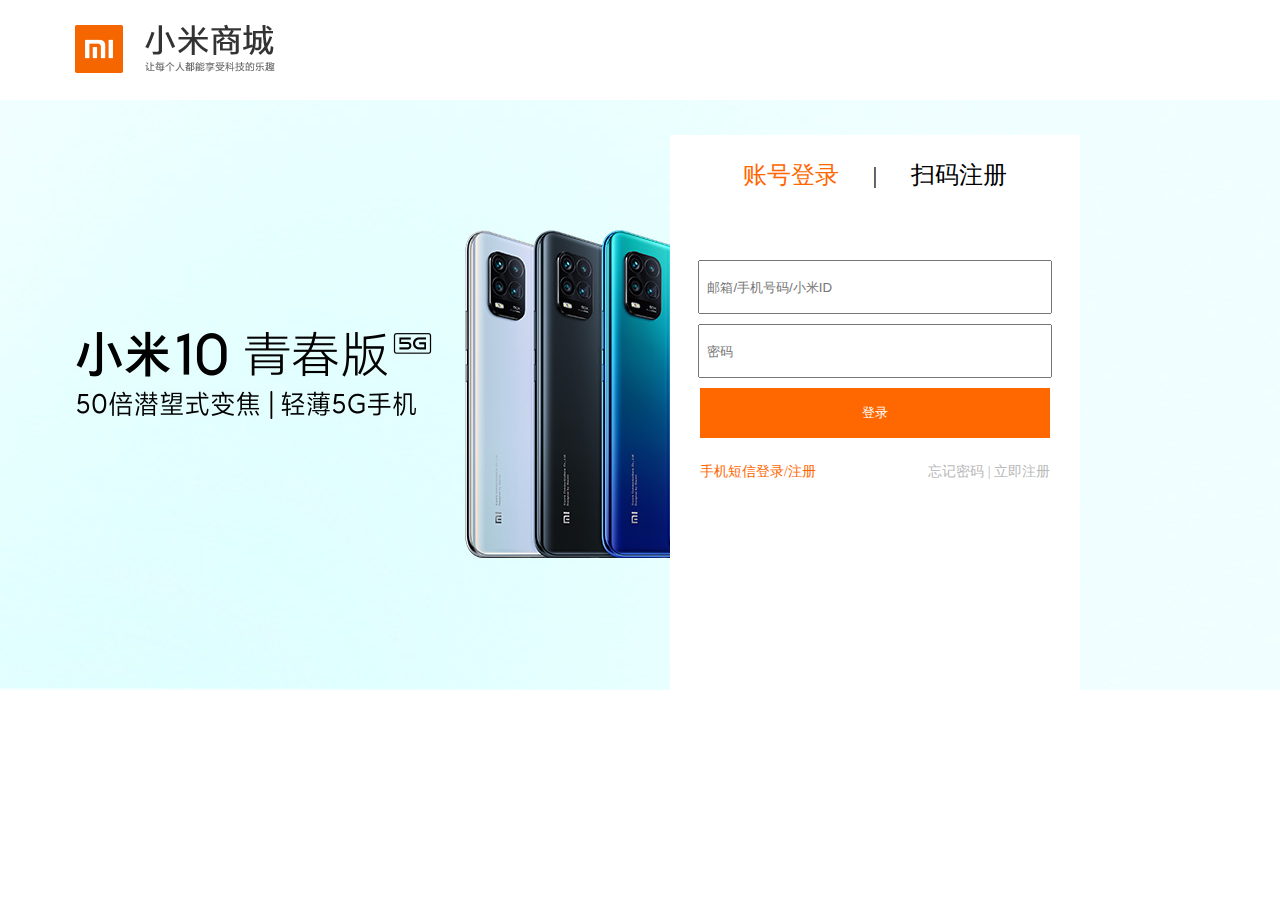
<file: ziye.html>
<!DOCTYPE html>
<html>
	<head>
		<meta charset="utf-8">
		<title>小米登录页面</title>
		<link rel="stylesheet" type="text/css" href="CSS/ziye.css"/>
	</head>
	<body>
		<!-- <div class="bottm">
			<p>123132321321</p>
		</div> -->
		<div class="head">
			<div class="head-img">
				<a href="index.html"><img src="img/mistore_logo.png" ></a>
			</div>
		</div>
		<div class="content">
			
		</div>
		<div class="logng">
			<form action="#" method="">
				<div class="title">
					<a href="#">账号登录</a>
					<span>|</span>
					<a href="#">扫码注册</a>
				</div>
				<p>
				<input type="text" name="" id="" value="" placeholder="&nbsp;&nbsp;邮箱/手机号码/小米ID" />
				</p>
				<p>
				<input type="password" name="" id="" value="" placeholder="&nbsp;&nbsp;密码"  />
				</p>
				<p><input type="submit" name="" id="" value="登录" /></p>
			</form>
			<div class="nobo">
				<a class="nobo-1" href="#">手机短信登录/注册</a>
				<a  class="nobo-2" href="#">立即注册</a>
				<a  class="nobo-2" href="#">忘记密码&nbsp;|&nbsp;</a>
			</div>
		</div>
	</body>
</html>
</file>
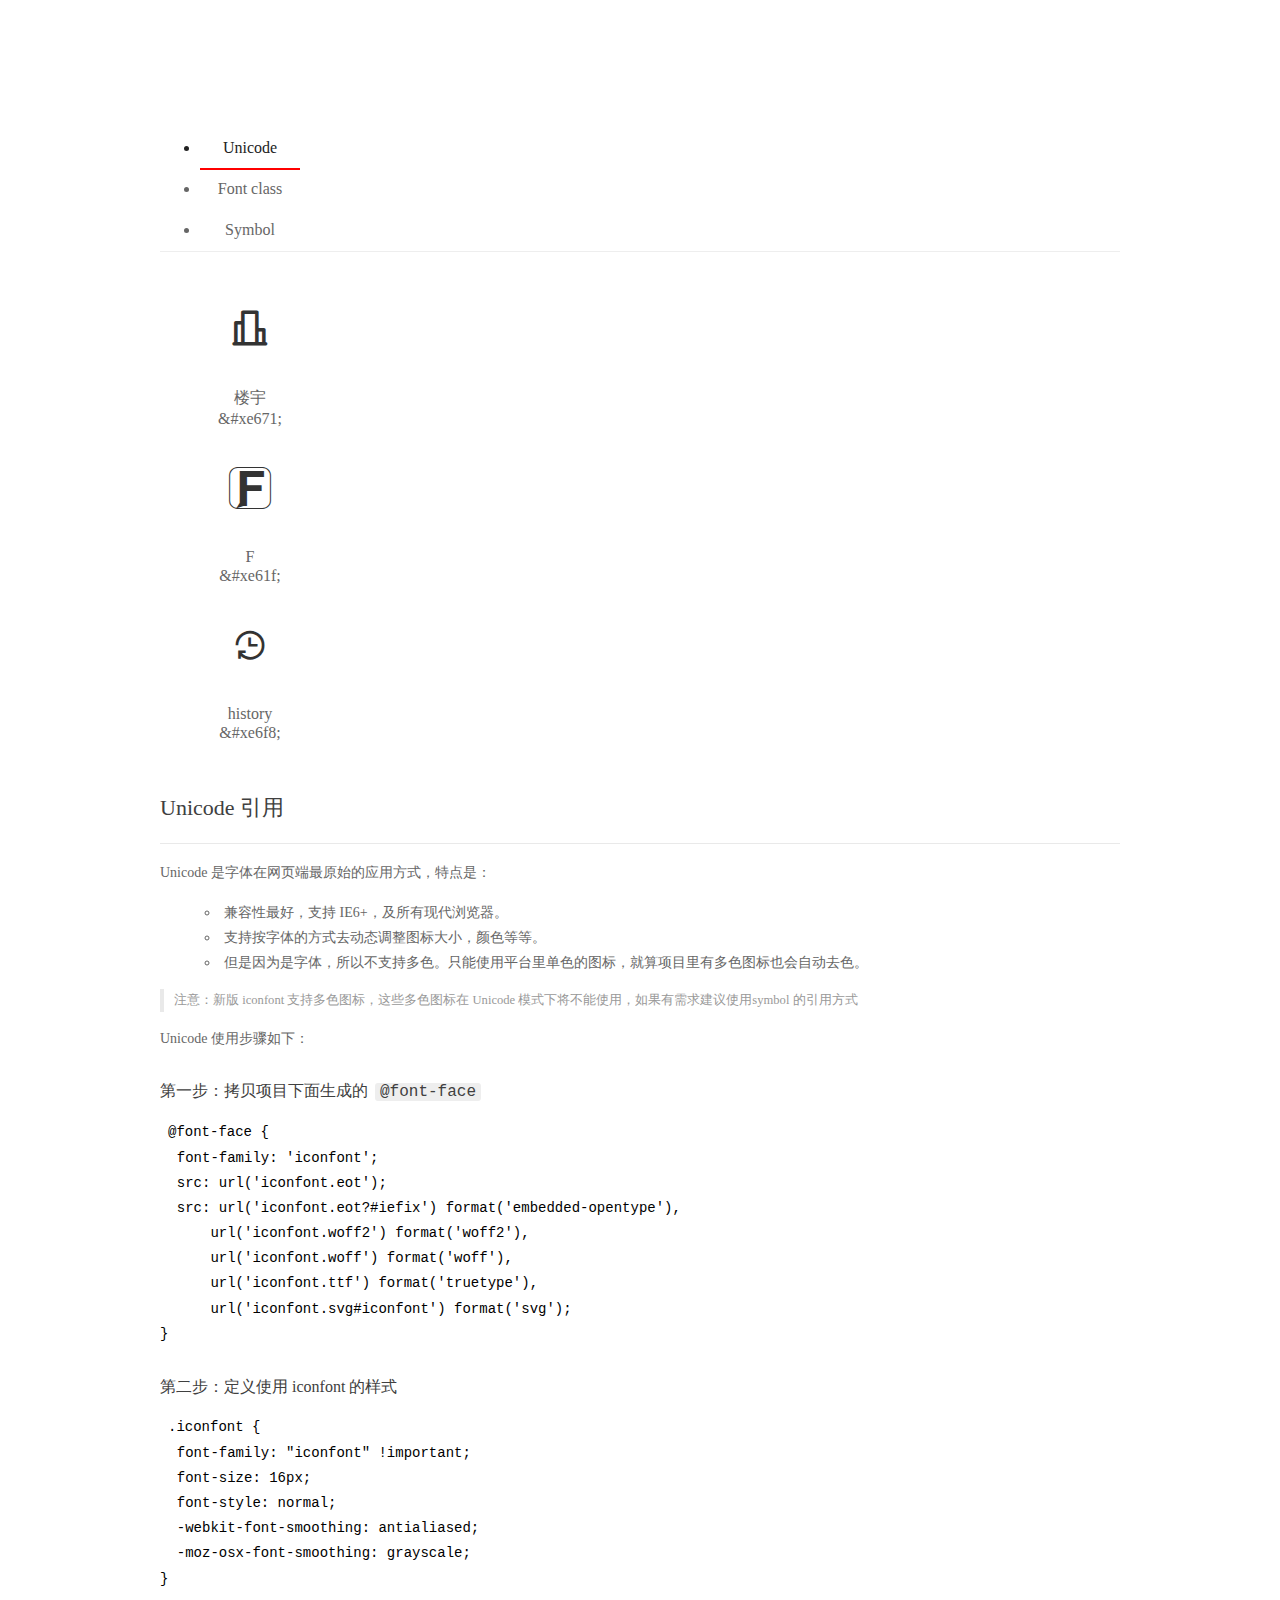
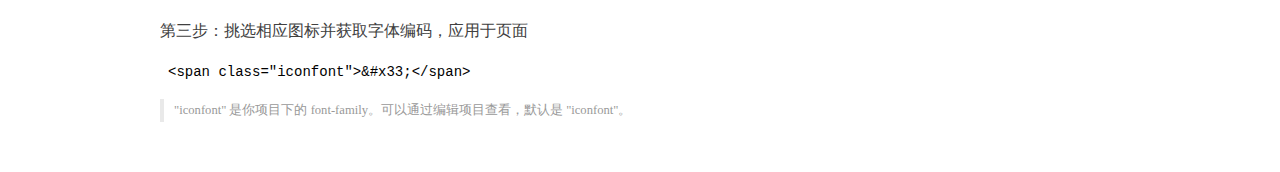
<file: iconfont/font_8j1g1h2tg8x/demo_index.html>
<!DOCTYPE html>
<html>
<head>
  <meta charset="utf-8"/>
  <title>IconFont Demo</title>
  <link rel="shortcut icon" href="https://img.alicdn.com/tps/i4/TB1_oz6GVXXXXaFXpXXJDFnIXXX-64-64.ico" type="image/x-icon"/>
  <link rel="stylesheet" href="https://g.alicdn.com/thx/cube/1.3.2/cube.min.css">
  <link rel="stylesheet" href="demo.css">
  <link rel="stylesheet" href="iconfont.css">
  <script src="iconfont.js"></script>
  <!-- jQuery -->
  <script src="https://a1.alicdn.com/oss/uploads/2018/12/26/7bfddb60-08e8-11e9-9b04-53e73bb6408b.js"></script>
  <!-- 代码高亮 -->
  <script src="https://a1.alicdn.com/oss/uploads/2018/12/26/a3f714d0-08e6-11e9-8a15-ebf944d7534c.js"></script>
</head>
<body>
  <div class="main">
    <h1 class="logo"><a href="https://www.iconfont.cn/" title="iconfont 首页" target="_blank">&#xe86b;</a></h1>
    <div class="nav-tabs">
      <ul id="tabs" class="dib-box">
        <li class="dib active"><span>Unicode</span></li>
        <li class="dib"><span>Font class</span></li>
        <li class="dib"><span>Symbol</span></li>
      </ul>
      
    </div>
    <div class="tab-container">
      <div class="content unicode" style="display: block;">
          <ul class="icon_lists dib-box">
          
            <li class="dib">
              <span class="icon iconfont">&#xe671;</span>
                <div class="name">楼宇</div>
                <div class="code-name">&amp;#xe671;</div>
              </li>
          
            <li class="dib">
              <span class="icon iconfont">&#xe61f;</span>
                <div class="name">F</div>
                <div class="code-name">&amp;#xe61f;</div>
              </li>
          
            <li class="dib">
              <span class="icon iconfont">&#xe6f8;</span>
                <div class="name">history</div>
                <div class="code-name">&amp;#xe6f8;</div>
              </li>
          
          </ul>
          <div class="article markdown">
          <h2 id="unicode-">Unicode 引用</h2>
          <hr>

          <p>Unicode 是字体在网页端最原始的应用方式，特点是：</p>
          <ul>
            <li>兼容性最好，支持 IE6+，及所有现代浏览器。</li>
            <li>支持按字体的方式去动态调整图标大小，颜色等等。</li>
            <li>但是因为是字体，所以不支持多色。只能使用平台里单色的图标，就算项目里有多色图标也会自动去色。</li>
          </ul>
          <blockquote>
            <p>注意：新版 iconfont 支持多色图标，这些多色图标在 Unicode 模式下将不能使用，如果有需求建议使用symbol 的引用方式</p>
          </blockquote>
          <p>Unicode 使用步骤如下：</p>
          <h3 id="-font-face">第一步：拷贝项目下面生成的 <code>@font-face</code></h3>
<pre><code class="language-css"
>@font-face {
  font-family: 'iconfont';
  src: url('iconfont.eot');
  src: url('iconfont.eot?#iefix') format('embedded-opentype'),
      url('iconfont.woff2') format('woff2'),
      url('iconfont.woff') format('woff'),
      url('iconfont.ttf') format('truetype'),
      url('iconfont.svg#iconfont') format('svg');
}
</code></pre>
          <h3 id="-iconfont-">第二步：定义使用 iconfont 的样式</h3>
<pre><code class="language-css"
>.iconfont {
  font-family: "iconfont" !important;
  font-size: 16px;
  font-style: normal;
  -webkit-font-smoothing: antialiased;
  -moz-osx-font-smoothing: grayscale;
}
</code></pre>
          <h3 id="-">第三步：挑选相应图标并获取字体编码，应用于页面</h3>
<pre>
<code class="language-html"
>&lt;span class="iconfont"&gt;&amp;#x33;&lt;/span&gt;
</code></pre>
          <blockquote>
            <p>"iconfont" 是你项目下的 font-family。可以通过编辑项目查看，默认是 "iconfont"。</p>
          </blockquote>
          </div>
      </div>
      <div class="content font-class">
        <ul class="icon_lists dib-box">
          
          <li class="dib">
            <span class="icon iconfont icon-icon-"></span>
            <div class="name">
              楼宇
            </div>
            <div class="code-name">.icon-icon-
            </div>
          </li>
          
          <li class="dib">
            <span class="icon iconfont icon-F"></span>
            <div class="name">
              F
            </div>
            <div class="code-name">.icon-F
            </div>
          </li>
          
          <li class="dib">
            <span class="icon iconfont icon-history"></span>
            <div class="name">
              history
            </div>
            <div class="code-name">.icon-history
            </div>
          </li>
          
        </ul>
        <div class="article markdown">
        <h2 id="font-class-">font-class 引用</h2>
        <hr>

        <p>font-class 是 Unicode 使用方式的一种变种，主要是解决 Unicode 书写不直观，语意不明确的问题。</p>
        <p>与 Unicode 使用方式相比，具有如下特点：</p>
        <ul>
          <li>兼容性良好，支持 IE8+，及所有现代浏览器。</li>
          <li>相比于 Unicode 语意明确，书写更直观。可以很容易分辨这个 icon 是什么。</li>
          <li>因为使用 class 来定义图标，所以当要替换图标时，只需要修改 class 里面的 Unicode 引用。</li>
          <li>不过因为本质上还是使用的字体，所以多色图标还是不支持的。</li>
        </ul>
        <p>使用步骤如下：</p>
        <h3 id="-fontclass-">第一步：引入项目下面生成的 fontclass 代码：</h3>
<pre><code class="language-html">&lt;link rel="stylesheet" href="./iconfont.css"&gt;
</code></pre>
        <h3 id="-">第二步：挑选相应图标并获取类名，应用于页面：</h3>
<pre><code class="language-html">&lt;span class="iconfont icon-xxx"&gt;&lt;/span&gt;
</code></pre>
        <blockquote>
          <p>"
            iconfont" 是你项目下的 font-family。可以通过编辑项目查看，默认是 "iconfont"。</p>
        </blockquote>
      </div>
      </div>
      <div class="content symbol">
          <ul class="icon_lists dib-box">
          
            <li class="dib">
                <svg class="icon svg-icon" aria-hidden="true">
                  <use xlink:href="#icon-icon-"></use>
                </svg>
                <div class="name">楼宇</div>
                <div class="code-name">#icon-icon-</div>
            </li>
          
            <li class="dib">
                <svg class="icon svg-icon" aria-hidden="true">
                  <use xlink:href="#icon-F"></use>
                </svg>
                <div class="name">F</div>
                <div class="code-name">#icon-F</div>
            </li>
          
            <li class="dib">
                <svg class="icon svg-icon" aria-hidden="true">
                  <use xlink:href="#icon-history"></use>
                </svg>
                <div class="name">history</div>
                <div class="code-name">#icon-history</div>
            </li>
          
          </ul>
          <div class="article markdown">
          <h2 id="symbol-">Symbol 引用</h2>
          <hr>

          <p>这是一种全新的使用方式，应该说这才是未来的主流，也是平台目前推荐的用法。相关介绍可以参考这篇<a href="">文章</a>
            这种用法其实是做了一个 SVG 的集合，与另外两种相比具有如下特点：</p>
          <ul>
            <li>支持多色图标了，不再受单色限制。</li>
            <li>通过一些技巧，支持像字体那样，通过 <code>font-size</code>, <code>color</code> 来调整样式。</li>
            <li>兼容性较差，支持 IE9+，及现代浏览器。</li>
            <li>浏览器渲染 SVG 的性能一般，还不如 png。</li>
          </ul>
          <p>使用步骤如下：</p>
          <h3 id="-symbol-">第一步：引入项目下面生成的 symbol 代码：</h3>
<pre><code class="language-html">&lt;script src="./iconfont.js"&gt;&lt;/script&gt;
</code></pre>
          <h3 id="-css-">第二步：加入通用 CSS 代码（引入一次就行）：</h3>
<pre><code class="language-html">&lt;style&gt;
.icon {
  width: 1em;
  height: 1em;
  vertical-align: -0.15em;
  fill: currentColor;
  overflow: hidden;
}
&lt;/style&gt;
</code></pre>
          <h3 id="-">第三步：挑选相应图标并获取类名，应用于页面：</h3>
<pre><code class="language-html">&lt;svg class="icon" aria-hidden="true"&gt;
  &lt;use xlink:href="#icon-xxx"&gt;&lt;/use&gt;
&lt;/svg&gt;
</code></pre>
          </div>
      </div>

    </div>
  </div>
  <script>
  $(document).ready(function () {
      $('.tab-container .content:first').show()

      $('#tabs li').click(function (e) {
        var tabContent = $('.tab-container .content')
        var index = $(this).index()

        if ($(this).hasClass('active')) {
          return
        } else {
          $('#tabs li').removeClass('active')
          $(this).addClass('active')

          tabContent.hide().eq(index).fadeIn()
        }
      })
    })
  </script>
</body>
</html>
</file>
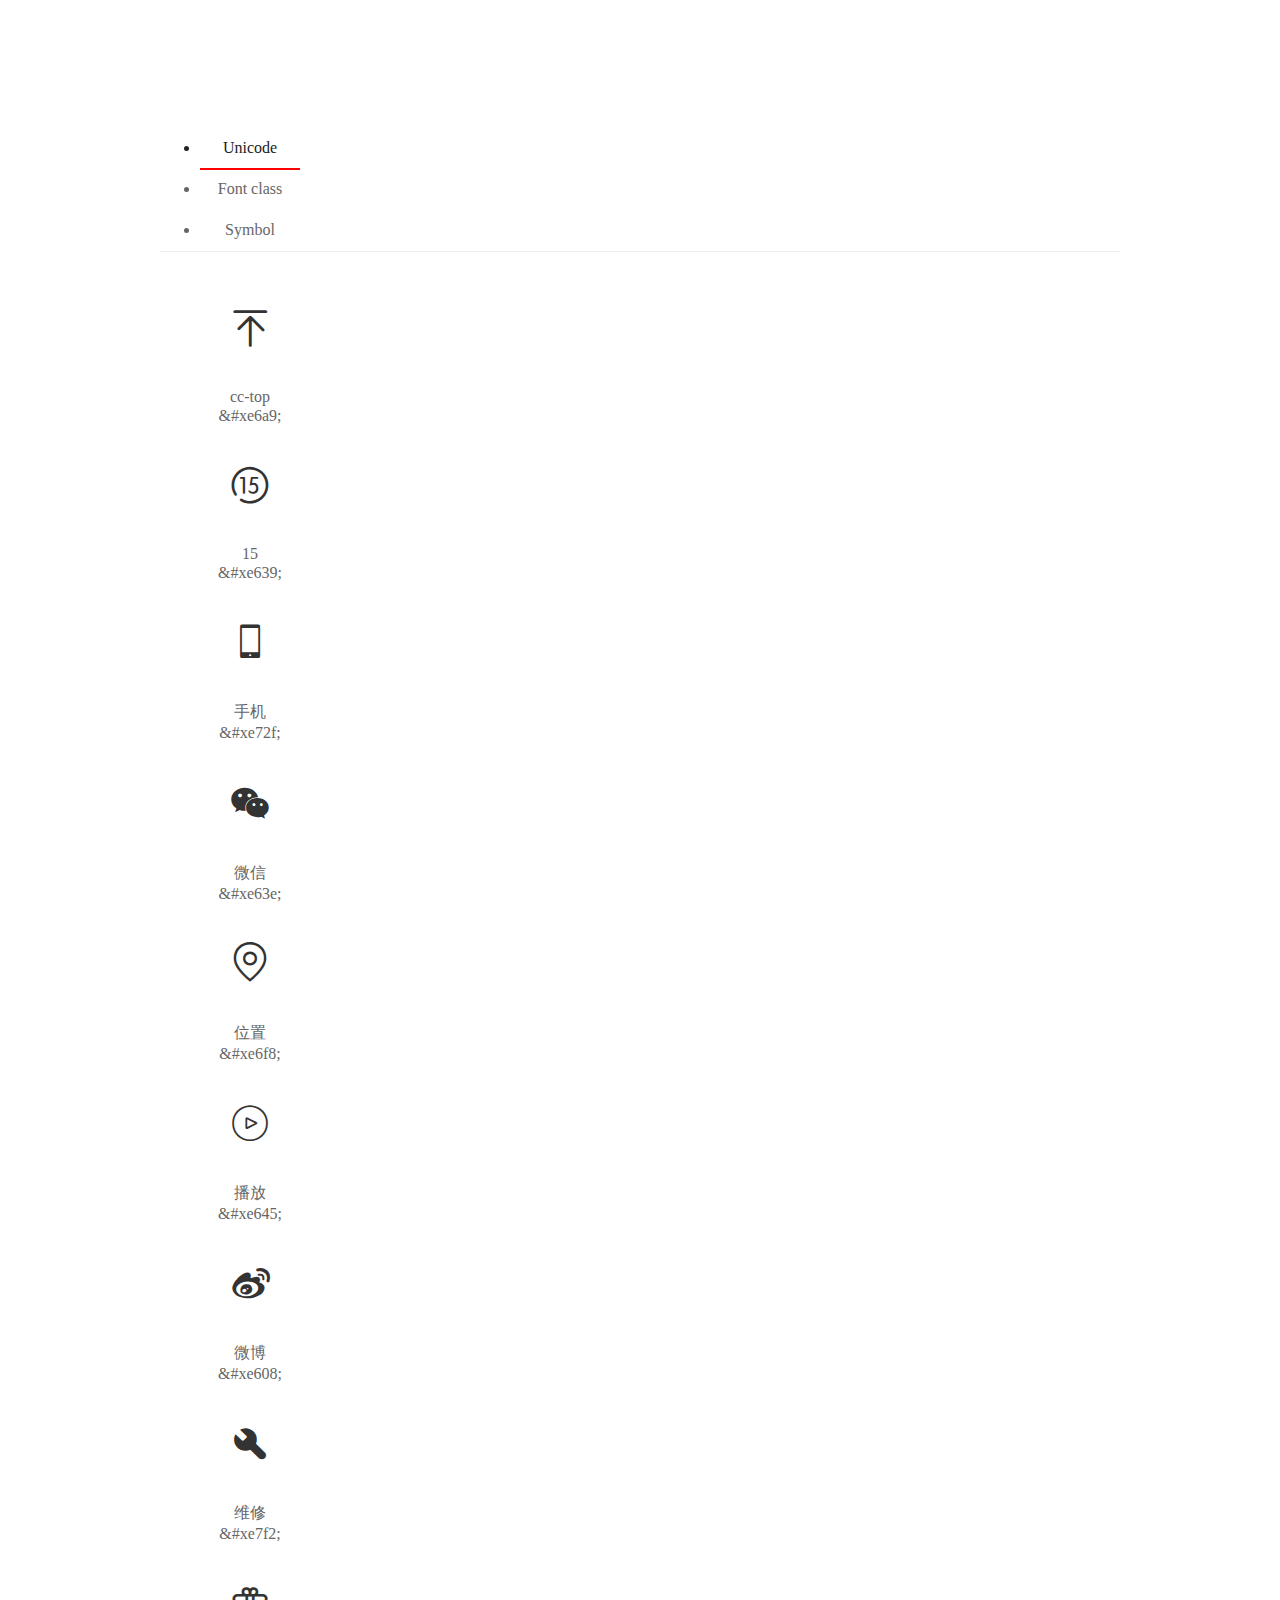
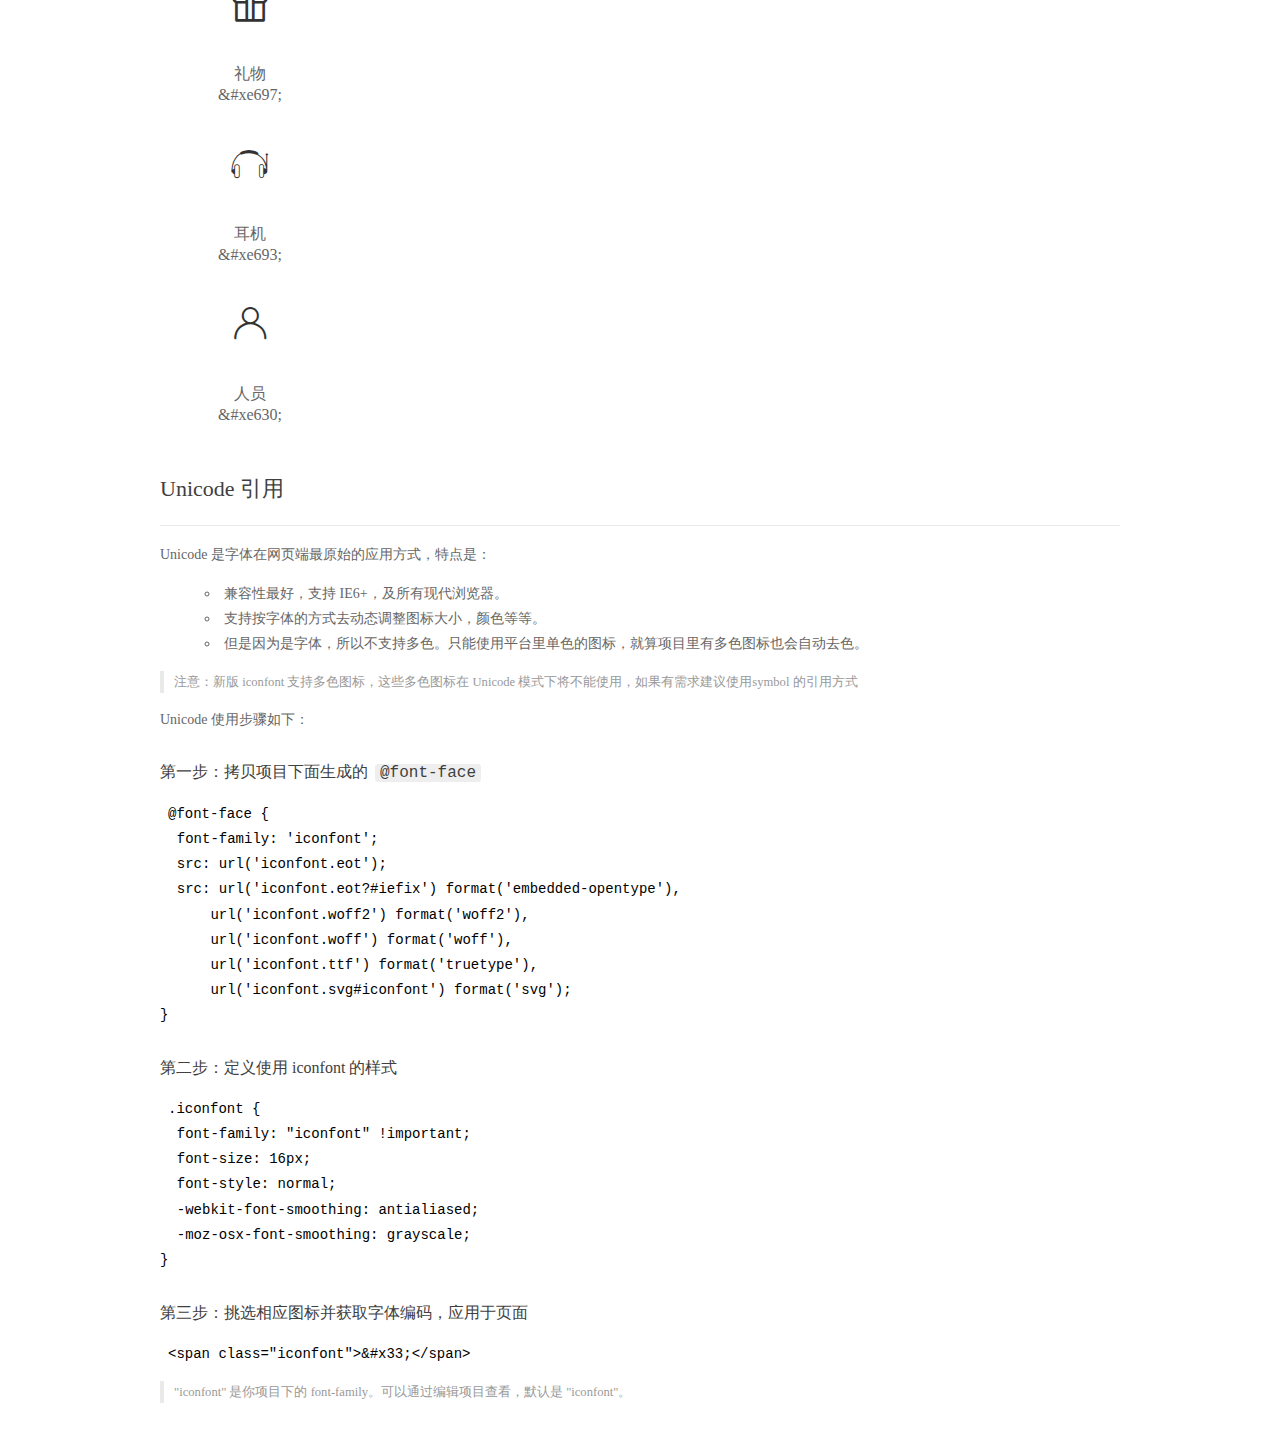
<file: iconfont/font_9wdess0lkh9/demo_index.html>
<!DOCTYPE html>
<html>
<head>
  <meta charset="utf-8"/>
  <title>IconFont Demo</title>
  <link rel="shortcut icon" href="https://img.alicdn.com/tps/i4/TB1_oz6GVXXXXaFXpXXJDFnIXXX-64-64.ico" type="image/x-icon"/>
  <link rel="stylesheet" href="https://g.alicdn.com/thx/cube/1.3.2/cube.min.css">
  <link rel="stylesheet" href="demo.css">
  <link rel="stylesheet" href="iconfont.css">
  <script src="iconfont.js"></script>
  <!-- jQuery -->
  <script src="https://a1.alicdn.com/oss/uploads/2018/12/26/7bfddb60-08e8-11e9-9b04-53e73bb6408b.js"></script>
  <!-- 代码高亮 -->
  <script src="https://a1.alicdn.com/oss/uploads/2018/12/26/a3f714d0-08e6-11e9-8a15-ebf944d7534c.js"></script>
</head>
<body>
  <div class="main">
    <h1 class="logo"><a href="https://www.iconfont.cn/" title="iconfont 首页" target="_blank">&#xe86b;</a></h1>
    <div class="nav-tabs">
      <ul id="tabs" class="dib-box">
        <li class="dib active"><span>Unicode</span></li>
        <li class="dib"><span>Font class</span></li>
        <li class="dib"><span>Symbol</span></li>
      </ul>
      
    </div>
    <div class="tab-container">
      <div class="content unicode" style="display: block;">
          <ul class="icon_lists dib-box">
          
            <li class="dib">
              <span class="icon iconfont">&#xe6a9;</span>
                <div class="name">cc-top</div>
                <div class="code-name">&amp;#xe6a9;</div>
              </li>
          
            <li class="dib">
              <span class="icon iconfont">&#xe639;</span>
                <div class="name">15</div>
                <div class="code-name">&amp;#xe639;</div>
              </li>
          
            <li class="dib">
              <span class="icon iconfont">&#xe72f;</span>
                <div class="name">手机</div>
                <div class="code-name">&amp;#xe72f;</div>
              </li>
          
            <li class="dib">
              <span class="icon iconfont">&#xe63e;</span>
                <div class="name">微信</div>
                <div class="code-name">&amp;#xe63e;</div>
              </li>
          
            <li class="dib">
              <span class="icon iconfont">&#xe6f8;</span>
                <div class="name">位置</div>
                <div class="code-name">&amp;#xe6f8;</div>
              </li>
          
            <li class="dib">
              <span class="icon iconfont">&#xe645;</span>
                <div class="name">播放</div>
                <div class="code-name">&amp;#xe645;</div>
              </li>
          
            <li class="dib">
              <span class="icon iconfont">&#xe608;</span>
                <div class="name">微博</div>
                <div class="code-name">&amp;#xe608;</div>
              </li>
          
            <li class="dib">
              <span class="icon iconfont">&#xe7f2;</span>
                <div class="name">维修</div>
                <div class="code-name">&amp;#xe7f2;</div>
              </li>
          
            <li class="dib">
              <span class="icon iconfont">&#xe697;</span>
                <div class="name">礼物</div>
                <div class="code-name">&amp;#xe697;</div>
              </li>
          
            <li class="dib">
              <span class="icon iconfont">&#xe693;</span>
                <div class="name">耳机</div>
                <div class="code-name">&amp;#xe693;</div>
              </li>
          
            <li class="dib">
              <span class="icon iconfont">&#xe630;</span>
                <div class="name">人员</div>
                <div class="code-name">&amp;#xe630;</div>
              </li>
          
          </ul>
          <div class="article markdown">
          <h2 id="unicode-">Unicode 引用</h2>
          <hr>

          <p>Unicode 是字体在网页端最原始的应用方式，特点是：</p>
          <ul>
            <li>兼容性最好，支持 IE6+，及所有现代浏览器。</li>
            <li>支持按字体的方式去动态调整图标大小，颜色等等。</li>
            <li>但是因为是字体，所以不支持多色。只能使用平台里单色的图标，就算项目里有多色图标也会自动去色。</li>
          </ul>
          <blockquote>
            <p>注意：新版 iconfont 支持多色图标，这些多色图标在 Unicode 模式下将不能使用，如果有需求建议使用symbol 的引用方式</p>
          </blockquote>
          <p>Unicode 使用步骤如下：</p>
          <h3 id="-font-face">第一步：拷贝项目下面生成的 <code>@font-face</code></h3>
<pre><code class="language-css"
>@font-face {
  font-family: 'iconfont';
  src: url('iconfont.eot');
  src: url('iconfont.eot?#iefix') format('embedded-opentype'),
      url('iconfont.woff2') format('woff2'),
      url('iconfont.woff') format('woff'),
      url('iconfont.ttf') format('truetype'),
      url('iconfont.svg#iconfont') format('svg');
}
</code></pre>
          <h3 id="-iconfont-">第二步：定义使用 iconfont 的样式</h3>
<pre><code class="language-css"
>.iconfont {
  font-family: "iconfont" !important;
  font-size: 16px;
  font-style: normal;
  -webkit-font-smoothing: antialiased;
  -moz-osx-font-smoothing: grayscale;
}
</code></pre>
          <h3 id="-">第三步：挑选相应图标并获取字体编码，应用于页面</h3>
<pre>
<code class="language-html"
>&lt;span class="iconfont"&gt;&amp;#x33;&lt;/span&gt;
</code></pre>
          <blockquote>
            <p>"iconfont" 是你项目下的 font-family。可以通过编辑项目查看，默认是 "iconfont"。</p>
          </blockquote>
          </div>
      </div>
      <div class="content font-class">
        <ul class="icon_lists dib-box">
          
          <li class="dib">
            <span class="icon iconfont icon-cc-top"></span>
            <div class="name">
              cc-top
            </div>
            <div class="code-name">.icon-cc-top
            </div>
          </li>
          
          <li class="dib">
            <span class="icon iconfont icon-15"></span>
            <div class="name">
              15
            </div>
            <div class="code-name">.icon-15
            </div>
          </li>
          
          <li class="dib">
            <span class="icon iconfont icon-shouji"></span>
            <div class="name">
              手机
            </div>
            <div class="code-name">.icon-shouji
            </div>
          </li>
          
          <li class="dib">
            <span class="icon iconfont icon-gongzhonghao"></span>
            <div class="name">
              微信
            </div>
            <div class="code-name">.icon-gongzhonghao
            </div>
          </li>
          
          <li class="dib">
            <span class="icon iconfont icon-weizhi"></span>
            <div class="name">
              位置
            </div>
            <div class="code-name">.icon-weizhi
            </div>
          </li>
          
          <li class="dib">
            <span class="icon iconfont icon-bofang"></span>
            <div class="name">
              播放
            </div>
            <div class="code-name">.icon-bofang
            </div>
          </li>
          
          <li class="dib">
            <span class="icon iconfont icon-weibo"></span>
            <div class="name">
              微博
            </div>
            <div class="code-name">.icon-weibo
            </div>
          </li>
          
          <li class="dib">
            <span class="icon iconfont icon-weixiu"></span>
            <div class="name">
              维修
            </div>
            <div class="code-name">.icon-weixiu
            </div>
          </li>
          
          <li class="dib">
            <span class="icon iconfont icon-liwu"></span>
            <div class="name">
              礼物
            </div>
            <div class="code-name">.icon-liwu
            </div>
          </li>
          
          <li class="dib">
            <span class="icon iconfont icon-erji"></span>
            <div class="name">
              耳机
            </div>
            <div class="code-name">.icon-erji
            </div>
          </li>
          
          <li class="dib">
            <span class="icon iconfont icon-renyuan-05"></span>
            <div class="name">
              人员
            </div>
            <div class="code-name">.icon-renyuan-05
            </div>
          </li>
          
        </ul>
        <div class="article markdown">
        <h2 id="font-class-">font-class 引用</h2>
        <hr>

        <p>font-class 是 Unicode 使用方式的一种变种，主要是解决 Unicode 书写不直观，语意不明确的问题。</p>
        <p>与 Unicode 使用方式相比，具有如下特点：</p>
        <ul>
          <li>兼容性良好，支持 IE8+，及所有现代浏览器。</li>
          <li>相比于 Unicode 语意明确，书写更直观。可以很容易分辨这个 icon 是什么。</li>
          <li>因为使用 class 来定义图标，所以当要替换图标时，只需要修改 class 里面的 Unicode 引用。</li>
          <li>不过因为本质上还是使用的字体，所以多色图标还是不支持的。</li>
        </ul>
        <p>使用步骤如下：</p>
        <h3 id="-fontclass-">第一步：引入项目下面生成的 fontclass 代码：</h3>
<pre><code class="language-html">&lt;link rel="stylesheet" href="./iconfont.css"&gt;
</code></pre>
        <h3 id="-">第二步：挑选相应图标并获取类名，应用于页面：</h3>
<pre><code class="language-html">&lt;span class="iconfont icon-xxx"&gt;&lt;/span&gt;
</code></pre>
        <blockquote>
          <p>"
            iconfont" 是你项目下的 font-family。可以通过编辑项目查看，默认是 "iconfont"。</p>
        </blockquote>
      </div>
      </div>
      <div class="content symbol">
          <ul class="icon_lists dib-box">
          
            <li class="dib">
                <svg class="icon svg-icon" aria-hidden="true">
                  <use xlink:href="#icon-cc-top"></use>
                </svg>
                <div class="name">cc-top</div>
                <div class="code-name">#icon-cc-top</div>
            </li>
          
            <li class="dib">
                <svg class="icon svg-icon" aria-hidden="true">
                  <use xlink:href="#icon-15"></use>
                </svg>
                <div class="name">15</div>
                <div class="code-name">#icon-15</div>
            </li>
          
            <li class="dib">
                <svg class="icon svg-icon" aria-hidden="true">
                  <use xlink:href="#icon-shouji"></use>
                </svg>
                <div class="name">手机</div>
                <div class="code-name">#icon-shouji</div>
            </li>
          
            <li class="dib">
                <svg class="icon svg-icon" aria-hidden="true">
                  <use xlink:href="#icon-gongzhonghao"></use>
                </svg>
                <div class="name">微信</div>
                <div class="code-name">#icon-gongzhonghao</div>
            </li>
          
            <li class="dib">
                <svg class="icon svg-icon" aria-hidden="true">
                  <use xlink:href="#icon-weizhi"></use>
                </svg>
                <div class="name">位置</div>
                <div class="code-name">#icon-weizhi</div>
            </li>
          
            <li class="dib">
                <svg class="icon svg-icon" aria-hidden="true">
                  <use xlink:href="#icon-bofang"></use>
                </svg>
                <div class="name">播放</div>
                <div class="code-name">#icon-bofang</div>
            </li>
          
            <li class="dib">
                <svg class="icon svg-icon" aria-hidden="true">
                  <use xlink:href="#icon-weibo"></use>
                </svg>
                <div class="name">微博</div>
                <div class="code-name">#icon-weibo</div>
            </li>
          
            <li class="dib">
                <svg class="icon svg-icon" aria-hidden="true">
                  <use xlink:href="#icon-weixiu"></use>
                </svg>
                <div class="name">维修</div>
                <div class="code-name">#icon-weixiu</div>
            </li>
          
            <li class="dib">
                <svg class="icon svg-icon" aria-hidden="true">
                  <use xlink:href="#icon-liwu"></use>
                </svg>
                <div class="name">礼物</div>
                <div class="code-name">#icon-liwu</div>
            </li>
          
            <li class="dib">
                <svg class="icon svg-icon" aria-hidden="true">
                  <use xlink:href="#icon-erji"></use>
                </svg>
                <div class="name">耳机</div>
                <div class="code-name">#icon-erji</div>
            </li>
          
            <li class="dib">
                <svg class="icon svg-icon" aria-hidden="true">
                  <use xlink:href="#icon-renyuan-05"></use>
                </svg>
                <div class="name">人员</div>
                <div class="code-name">#icon-renyuan-05</div>
            </li>
          
          </ul>
          <div class="article markdown">
          <h2 id="symbol-">Symbol 引用</h2>
          <hr>

          <p>这是一种全新的使用方式，应该说这才是未来的主流，也是平台目前推荐的用法。相关介绍可以参考这篇<a href="">文章</a>
            这种用法其实是做了一个 SVG 的集合，与另外两种相比具有如下特点：</p>
          <ul>
            <li>支持多色图标了，不再受单色限制。</li>
            <li>通过一些技巧，支持像字体那样，通过 <code>font-size</code>, <code>color</code> 来调整样式。</li>
            <li>兼容性较差，支持 IE9+，及现代浏览器。</li>
            <li>浏览器渲染 SVG 的性能一般，还不如 png。</li>
          </ul>
          <p>使用步骤如下：</p>
          <h3 id="-symbol-">第一步：引入项目下面生成的 symbol 代码：</h3>
<pre><code class="language-html">&lt;script src="./iconfont.js"&gt;&lt;/script&gt;
</code></pre>
          <h3 id="-css-">第二步：加入通用 CSS 代码（引入一次就行）：</h3>
<pre><code class="language-html">&lt;style&gt;
.icon {
  width: 1em;
  height: 1em;
  vertical-align: -0.15em;
  fill: currentColor;
  overflow: hidden;
}
&lt;/style&gt;
</code></pre>
          <h3 id="-">第三步：挑选相应图标并获取类名，应用于页面：</h3>
<pre><code class="language-html">&lt;svg class="icon" aria-hidden="true"&gt;
  &lt;use xlink:href="#icon-xxx"&gt;&lt;/use&gt;
&lt;/svg&gt;
</code></pre>
          </div>
      </div>

    </div>
  </div>
  <script>
  $(document).ready(function () {
      $('.tab-container .content:first').show()

      $('#tabs li').click(function (e) {
        var tabContent = $('.tab-container .content')
        var index = $(this).index()

        if ($(this).hasClass('active')) {
          return
        } else {
          $('#tabs li').removeClass('active')
          $(this).addClass('active')

          tabContent.hide().eq(index).fadeIn()
        }
      })
    })
  </script>
</body>
</html>
</file>
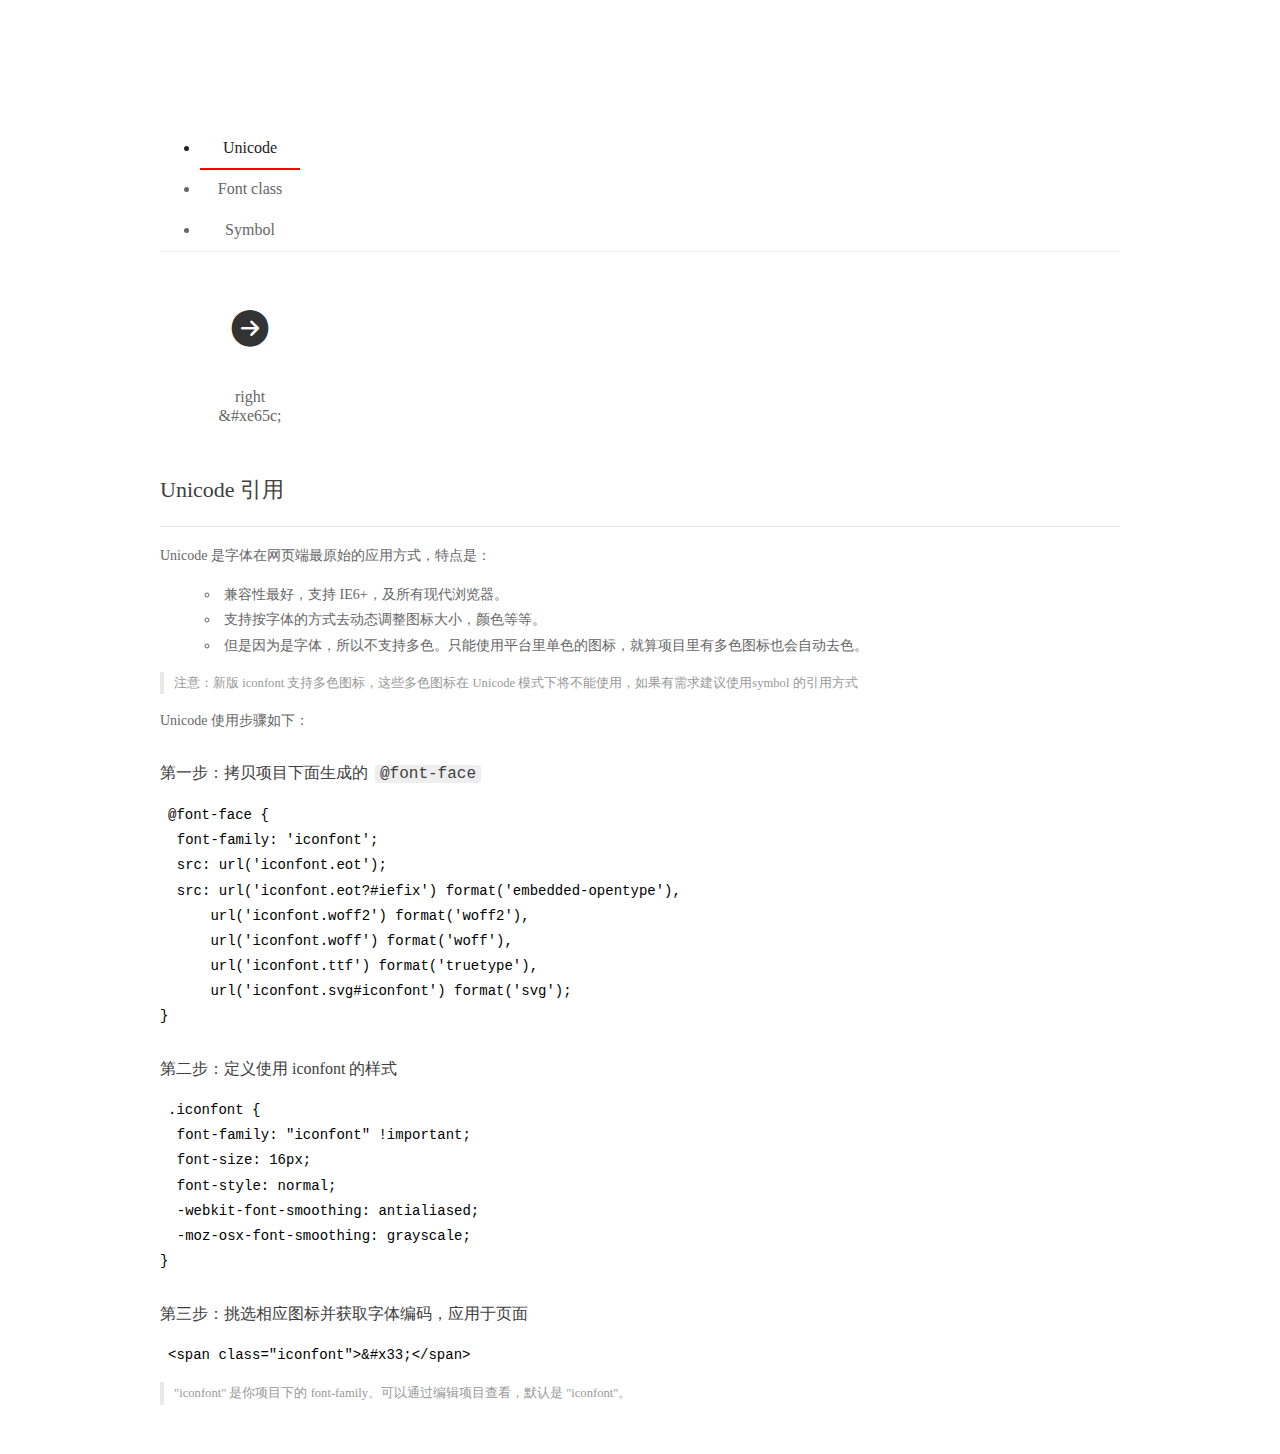
<file: iconfont/font_p8enzqrrpz/demo_index.html>
<!DOCTYPE html>
<html>
<head>
  <meta charset="utf-8"/>
  <title>IconFont Demo</title>
  <link rel="shortcut icon" href="https://img.alicdn.com/tps/i4/TB1_oz6GVXXXXaFXpXXJDFnIXXX-64-64.ico" type="image/x-icon"/>
  <link rel="stylesheet" href="https://g.alicdn.com/thx/cube/1.3.2/cube.min.css">
  <link rel="stylesheet" href="demo.css">
  <link rel="stylesheet" href="iconfont.css">
  <script src="iconfont.js"></script>
  <!-- jQuery -->
  <script src="https://a1.alicdn.com/oss/uploads/2018/12/26/7bfddb60-08e8-11e9-9b04-53e73bb6408b.js"></script>
  <!-- 代码高亮 -->
  <script src="https://a1.alicdn.com/oss/uploads/2018/12/26/a3f714d0-08e6-11e9-8a15-ebf944d7534c.js"></script>
</head>
<body>
  <div class="main">
    <h1 class="logo"><a href="https://www.iconfont.cn/" title="iconfont 首页" target="_blank">&#xe86b;</a></h1>
    <div class="nav-tabs">
      <ul id="tabs" class="dib-box">
        <li class="dib active"><span>Unicode</span></li>
        <li class="dib"><span>Font class</span></li>
        <li class="dib"><span>Symbol</span></li>
      </ul>
      
    </div>
    <div class="tab-container">
      <div class="content unicode" style="display: block;">
          <ul class="icon_lists dib-box">
          
            <li class="dib">
              <span class="icon iconfont">&#xe65c;</span>
                <div class="name">right</div>
                <div class="code-name">&amp;#xe65c;</div>
              </li>
          
          </ul>
          <div class="article markdown">
          <h2 id="unicode-">Unicode 引用</h2>
          <hr>

          <p>Unicode 是字体在网页端最原始的应用方式，特点是：</p>
          <ul>
            <li>兼容性最好，支持 IE6+，及所有现代浏览器。</li>
            <li>支持按字体的方式去动态调整图标大小，颜色等等。</li>
            <li>但是因为是字体，所以不支持多色。只能使用平台里单色的图标，就算项目里有多色图标也会自动去色。</li>
          </ul>
          <blockquote>
            <p>注意：新版 iconfont 支持多色图标，这些多色图标在 Unicode 模式下将不能使用，如果有需求建议使用symbol 的引用方式</p>
          </blockquote>
          <p>Unicode 使用步骤如下：</p>
          <h3 id="-font-face">第一步：拷贝项目下面生成的 <code>@font-face</code></h3>
<pre><code class="language-css"
>@font-face {
  font-family: 'iconfont';
  src: url('iconfont.eot');
  src: url('iconfont.eot?#iefix') format('embedded-opentype'),
      url('iconfont.woff2') format('woff2'),
      url('iconfont.woff') format('woff'),
      url('iconfont.ttf') format('truetype'),
      url('iconfont.svg#iconfont') format('svg');
}
</code></pre>
          <h3 id="-iconfont-">第二步：定义使用 iconfont 的样式</h3>
<pre><code class="language-css"
>.iconfont {
  font-family: "iconfont" !important;
  font-size: 16px;
  font-style: normal;
  -webkit-font-smoothing: antialiased;
  -moz-osx-font-smoothing: grayscale;
}
</code></pre>
          <h3 id="-">第三步：挑选相应图标并获取字体编码，应用于页面</h3>
<pre>
<code class="language-html"
>&lt;span class="iconfont"&gt;&amp;#x33;&lt;/span&gt;
</code></pre>
          <blockquote>
            <p>"iconfont" 是你项目下的 font-family。可以通过编辑项目查看，默认是 "iconfont"。</p>
          </blockquote>
          </div>
      </div>
      <div class="content font-class">
        <ul class="icon_lists dib-box">
          
          <li class="dib">
            <span class="icon iconfont icon-right_5"></span>
            <div class="name">
              right
            </div>
            <div class="code-name">.icon-right_5
            </div>
          </li>
          
        </ul>
        <div class="article markdown">
        <h2 id="font-class-">font-class 引用</h2>
        <hr>

        <p>font-class 是 Unicode 使用方式的一种变种，主要是解决 Unicode 书写不直观，语意不明确的问题。</p>
        <p>与 Unicode 使用方式相比，具有如下特点：</p>
        <ul>
          <li>兼容性良好，支持 IE8+，及所有现代浏览器。</li>
          <li>相比于 Unicode 语意明确，书写更直观。可以很容易分辨这个 icon 是什么。</li>
          <li>因为使用 class 来定义图标，所以当要替换图标时，只需要修改 class 里面的 Unicode 引用。</li>
          <li>不过因为本质上还是使用的字体，所以多色图标还是不支持的。</li>
        </ul>
        <p>使用步骤如下：</p>
        <h3 id="-fontclass-">第一步：引入项目下面生成的 fontclass 代码：</h3>
<pre><code class="language-html">&lt;link rel="stylesheet" href="./iconfont.css"&gt;
</code></pre>
        <h3 id="-">第二步：挑选相应图标并获取类名，应用于页面：</h3>
<pre><code class="language-html">&lt;span class="iconfont icon-xxx"&gt;&lt;/span&gt;
</code></pre>
        <blockquote>
          <p>"
            iconfont" 是你项目下的 font-family。可以通过编辑项目查看，默认是 "iconfont"。</p>
        </blockquote>
      </div>
      </div>
      <div class="content symbol">
          <ul class="icon_lists dib-box">
          
            <li class="dib">
                <svg class="icon svg-icon" aria-hidden="true">
                  <use xlink:href="#icon-right_5"></use>
                </svg>
                <div class="name">right</div>
                <div class="code-name">#icon-right_5</div>
            </li>
          
          </ul>
          <div class="article markdown">
          <h2 id="symbol-">Symbol 引用</h2>
          <hr>

          <p>这是一种全新的使用方式，应该说这才是未来的主流，也是平台目前推荐的用法。相关介绍可以参考这篇<a href="">文章</a>
            这种用法其实是做了一个 SVG 的集合，与另外两种相比具有如下特点：</p>
          <ul>
            <li>支持多色图标了，不再受单色限制。</li>
            <li>通过一些技巧，支持像字体那样，通过 <code>font-size</code>, <code>color</code> 来调整样式。</li>
            <li>兼容性较差，支持 IE9+，及现代浏览器。</li>
            <li>浏览器渲染 SVG 的性能一般，还不如 png。</li>
          </ul>
          <p>使用步骤如下：</p>
          <h3 id="-symbol-">第一步：引入项目下面生成的 symbol 代码：</h3>
<pre><code class="language-html">&lt;script src="./iconfont.js"&gt;&lt;/script&gt;
</code></pre>
          <h3 id="-css-">第二步：加入通用 CSS 代码（引入一次就行）：</h3>
<pre><code class="language-html">&lt;style&gt;
.icon {
  width: 1em;
  height: 1em;
  vertical-align: -0.15em;
  fill: currentColor;
  overflow: hidden;
}
&lt;/style&gt;
</code></pre>
          <h3 id="-">第三步：挑选相应图标并获取类名，应用于页面：</h3>
<pre><code class="language-html">&lt;svg class="icon" aria-hidden="true"&gt;
  &lt;use xlink:href="#icon-xxx"&gt;&lt;/use&gt;
&lt;/svg&gt;
</code></pre>
          </div>
      </div>

    </div>
  </div>
  <script>
  $(document).ready(function () {
      $('.tab-container .content:first').show()

      $('#tabs li').click(function (e) {
        var tabContent = $('.tab-container .content')
        var index = $(this).index()

        if ($(this).hasClass('active')) {
          return
        } else {
          $('#tabs li').removeClass('active')
          $(this).addClass('active')

          tabContent.hide().eq(index).fadeIn()
        }
      })
    })
  </script>
</body>
</html>
</file>
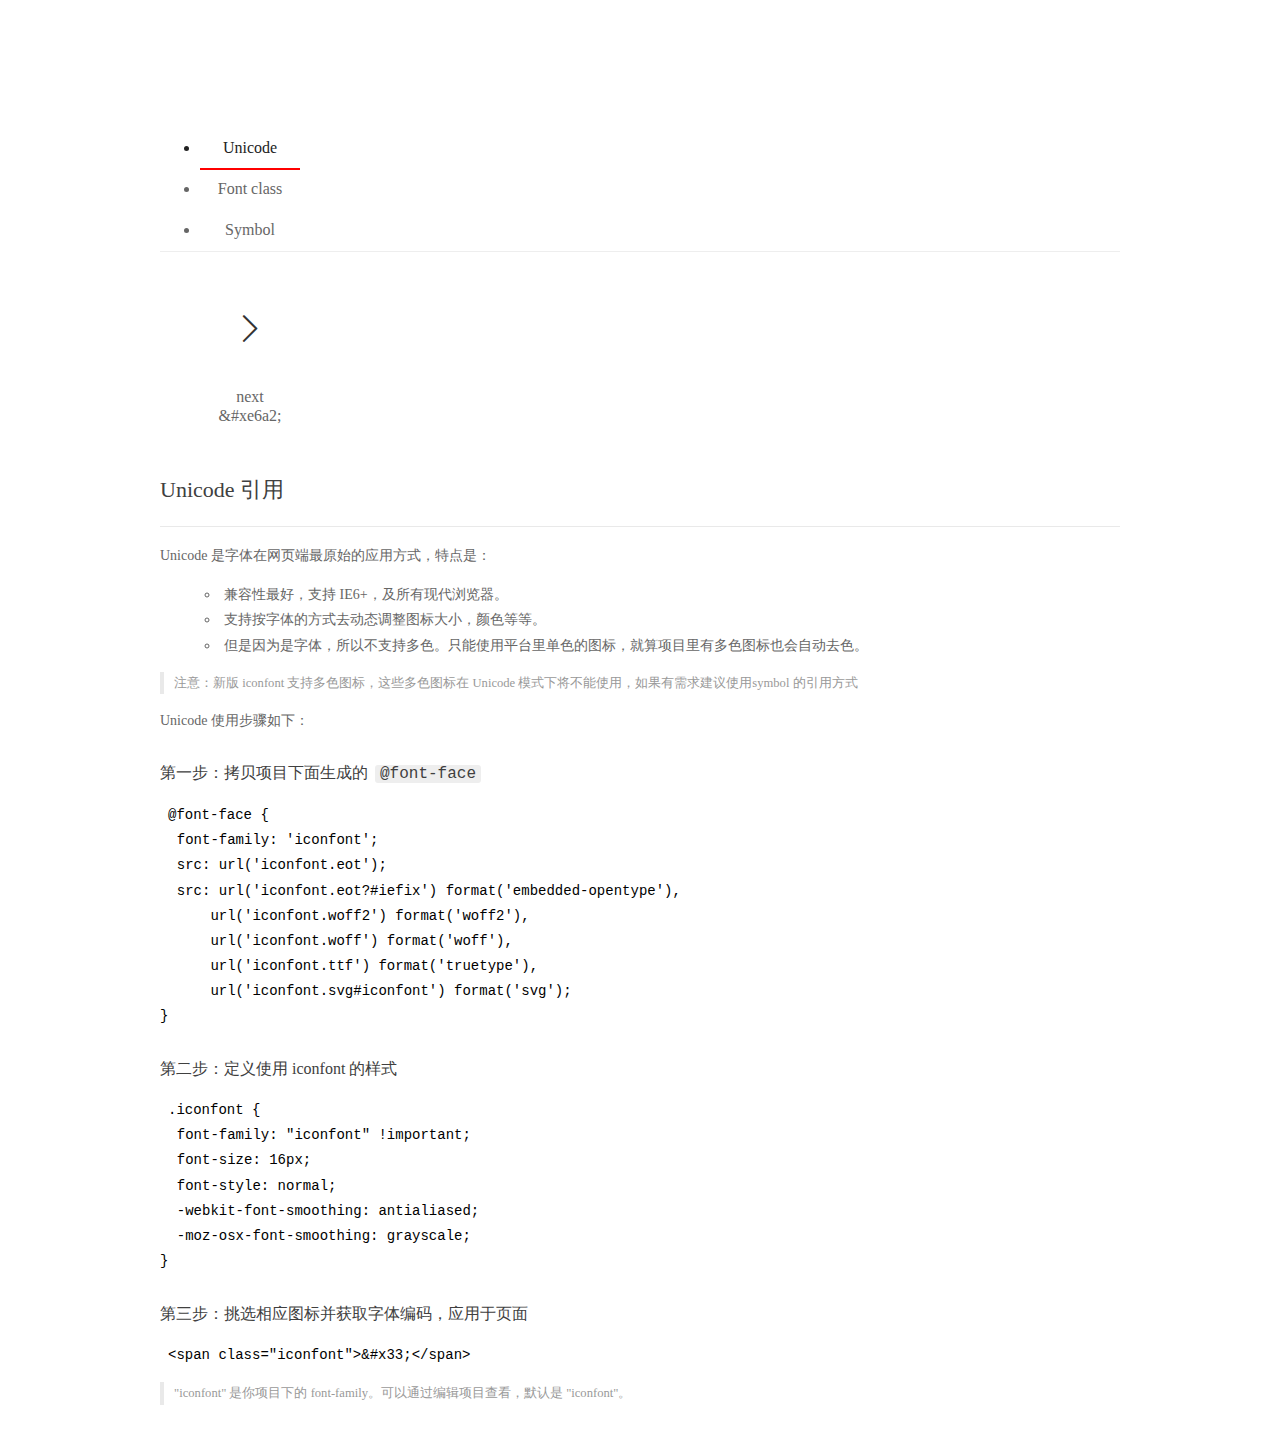
<file: iconfont/font_razzrokmvxi/demo_index.html>
<!DOCTYPE html>
<html>
<head>
  <meta charset="utf-8"/>
  <title>IconFont Demo</title>
  <link rel="shortcut icon" href="https://img.alicdn.com/tps/i4/TB1_oz6GVXXXXaFXpXXJDFnIXXX-64-64.ico" type="image/x-icon"/>
  <link rel="stylesheet" href="https://g.alicdn.com/thx/cube/1.3.2/cube.min.css">
  <link rel="stylesheet" href="demo.css">
  <link rel="stylesheet" href="iconfont.css">
  <script src="iconfont.js"></script>
  <!-- jQuery -->
  <script src="https://a1.alicdn.com/oss/uploads/2018/12/26/7bfddb60-08e8-11e9-9b04-53e73bb6408b.js"></script>
  <!-- 代码高亮 -->
  <script src="https://a1.alicdn.com/oss/uploads/2018/12/26/a3f714d0-08e6-11e9-8a15-ebf944d7534c.js"></script>
</head>
<body>
  <div class="main">
    <h1 class="logo"><a href="https://www.iconfont.cn/" title="iconfont 首页" target="_blank">&#xe86b;</a></h1>
    <div class="nav-tabs">
      <ul id="tabs" class="dib-box">
        <li class="dib active"><span>Unicode</span></li>
        <li class="dib"><span>Font class</span></li>
        <li class="dib"><span>Symbol</span></li>
      </ul>
      
    </div>
    <div class="tab-container">
      <div class="content unicode" style="display: block;">
          <ul class="icon_lists dib-box">
          
            <li class="dib">
              <span class="icon iconfont">&#xe6a2;</span>
                <div class="name">next</div>
                <div class="code-name">&amp;#xe6a2;</div>
              </li>
          
          </ul>
          <div class="article markdown">
          <h2 id="unicode-">Unicode 引用</h2>
          <hr>

          <p>Unicode 是字体在网页端最原始的应用方式，特点是：</p>
          <ul>
            <li>兼容性最好，支持 IE6+，及所有现代浏览器。</li>
            <li>支持按字体的方式去动态调整图标大小，颜色等等。</li>
            <li>但是因为是字体，所以不支持多色。只能使用平台里单色的图标，就算项目里有多色图标也会自动去色。</li>
          </ul>
          <blockquote>
            <p>注意：新版 iconfont 支持多色图标，这些多色图标在 Unicode 模式下将不能使用，如果有需求建议使用symbol 的引用方式</p>
          </blockquote>
          <p>Unicode 使用步骤如下：</p>
          <h3 id="-font-face">第一步：拷贝项目下面生成的 <code>@font-face</code></h3>
<pre><code class="language-css"
>@font-face {
  font-family: 'iconfont';
  src: url('iconfont.eot');
  src: url('iconfont.eot?#iefix') format('embedded-opentype'),
      url('iconfont.woff2') format('woff2'),
      url('iconfont.woff') format('woff'),
      url('iconfont.ttf') format('truetype'),
      url('iconfont.svg#iconfont') format('svg');
}
</code></pre>
          <h3 id="-iconfont-">第二步：定义使用 iconfont 的样式</h3>
<pre><code class="language-css"
>.iconfont {
  font-family: "iconfont" !important;
  font-size: 16px;
  font-style: normal;
  -webkit-font-smoothing: antialiased;
  -moz-osx-font-smoothing: grayscale;
}
</code></pre>
          <h3 id="-">第三步：挑选相应图标并获取字体编码，应用于页面</h3>
<pre>
<code class="language-html"
>&lt;span class="iconfont"&gt;&amp;#x33;&lt;/span&gt;
</code></pre>
          <blockquote>
            <p>"iconfont" 是你项目下的 font-family。可以通过编辑项目查看，默认是 "iconfont"。</p>
          </blockquote>
          </div>
      </div>
      <div class="content font-class">
        <ul class="icon_lists dib-box">
          
          <li class="dib">
            <span class="icon iconfont icon-next"></span>
            <div class="name">
              next
            </div>
            <div class="code-name">.icon-next
            </div>
          </li>
          
        </ul>
        <div class="article markdown">
        <h2 id="font-class-">font-class 引用</h2>
        <hr>

        <p>font-class 是 Unicode 使用方式的一种变种，主要是解决 Unicode 书写不直观，语意不明确的问题。</p>
        <p>与 Unicode 使用方式相比，具有如下特点：</p>
        <ul>
          <li>兼容性良好，支持 IE8+，及所有现代浏览器。</li>
          <li>相比于 Unicode 语意明确，书写更直观。可以很容易分辨这个 icon 是什么。</li>
          <li>因为使用 class 来定义图标，所以当要替换图标时，只需要修改 class 里面的 Unicode 引用。</li>
          <li>不过因为本质上还是使用的字体，所以多色图标还是不支持的。</li>
        </ul>
        <p>使用步骤如下：</p>
        <h3 id="-fontclass-">第一步：引入项目下面生成的 fontclass 代码：</h3>
<pre><code class="language-html">&lt;link rel="stylesheet" href="./iconfont.css"&gt;
</code></pre>
        <h3 id="-">第二步：挑选相应图标并获取类名，应用于页面：</h3>
<pre><code class="language-html">&lt;span class="iconfont icon-xxx"&gt;&lt;/span&gt;
</code></pre>
        <blockquote>
          <p>"
            iconfont" 是你项目下的 font-family。可以通过编辑项目查看，默认是 "iconfont"。</p>
        </blockquote>
      </div>
      </div>
      <div class="content symbol">
          <ul class="icon_lists dib-box">
          
            <li class="dib">
                <svg class="icon svg-icon" aria-hidden="true">
                  <use xlink:href="#icon-next"></use>
                </svg>
                <div class="name">next</div>
                <div class="code-name">#icon-next</div>
            </li>
          
          </ul>
          <div class="article markdown">
          <h2 id="symbol-">Symbol 引用</h2>
          <hr>

          <p>这是一种全新的使用方式，应该说这才是未来的主流，也是平台目前推荐的用法。相关介绍可以参考这篇<a href="">文章</a>
            这种用法其实是做了一个 SVG 的集合，与另外两种相比具有如下特点：</p>
          <ul>
            <li>支持多色图标了，不再受单色限制。</li>
            <li>通过一些技巧，支持像字体那样，通过 <code>font-size</code>, <code>color</code> 来调整样式。</li>
            <li>兼容性较差，支持 IE9+，及现代浏览器。</li>
            <li>浏览器渲染 SVG 的性能一般，还不如 png。</li>
          </ul>
          <p>使用步骤如下：</p>
          <h3 id="-symbol-">第一步：引入项目下面生成的 symbol 代码：</h3>
<pre><code class="language-html">&lt;script src="./iconfont.js"&gt;&lt;/script&gt;
</code></pre>
          <h3 id="-css-">第二步：加入通用 CSS 代码（引入一次就行）：</h3>
<pre><code class="language-html">&lt;style&gt;
.icon {
  width: 1em;
  height: 1em;
  vertical-align: -0.15em;
  fill: currentColor;
  overflow: hidden;
}
&lt;/style&gt;
</code></pre>
          <h3 id="-">第三步：挑选相应图标并获取类名，应用于页面：</h3>
<pre><code class="language-html">&lt;svg class="icon" aria-hidden="true"&gt;
  &lt;use xlink:href="#icon-xxx"&gt;&lt;/use&gt;
&lt;/svg&gt;
</code></pre>
          </div>
      </div>

    </div>
  </div>
  <script>
  $(document).ready(function () {
      $('.tab-container .content:first').show()

      $('#tabs li').click(function (e) {
        var tabContent = $('.tab-container .content')
        var index = $(this).index()

        if ($(this).hasClass('active')) {
          return
        } else {
          $('#tabs li').removeClass('active')
          $(this).addClass('active')

          tabContent.hide().eq(index).fadeIn()
        }
      })
    })
  </script>
</body>
</html>
</file>
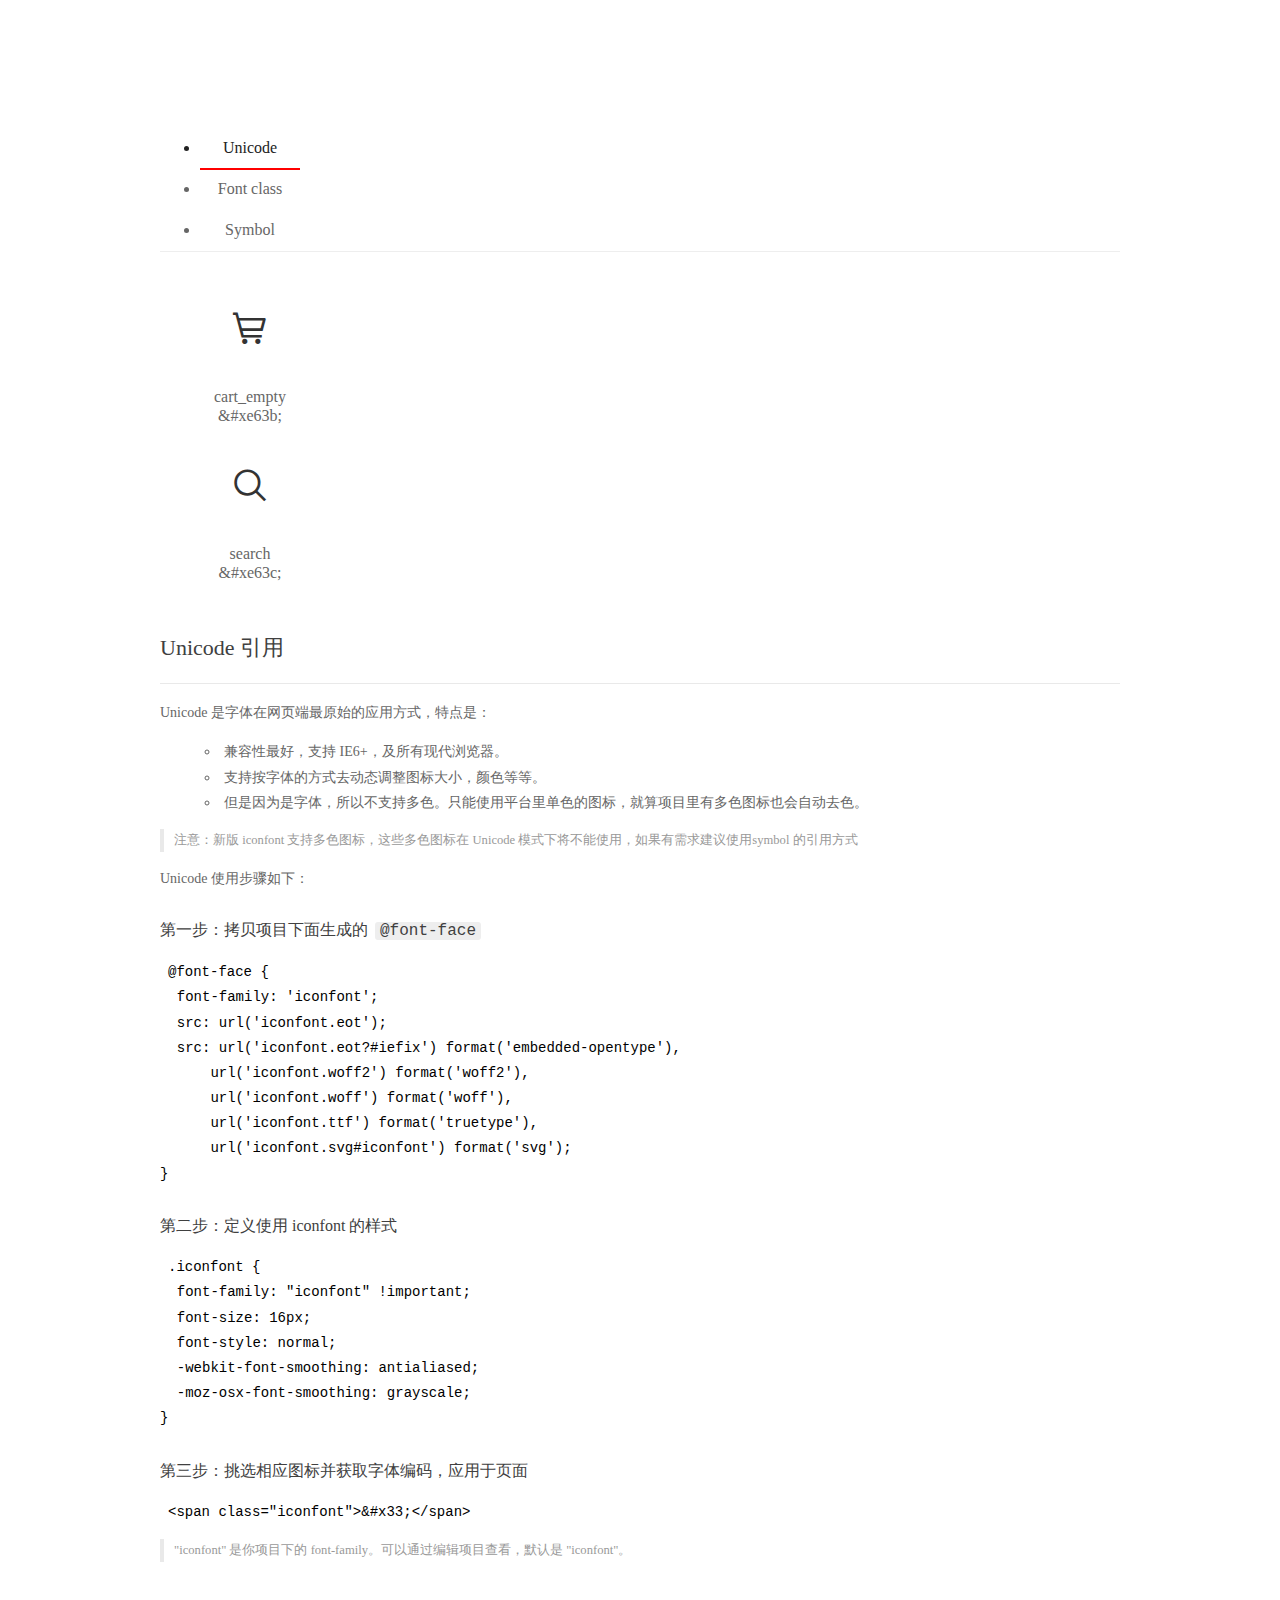
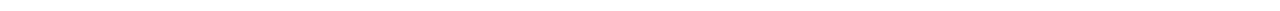
<file: iconfont/font_x3xlxma1jcb/demo_index.html>
<!DOCTYPE html>
<html>
<head>
  <meta charset="utf-8"/>
  <title>IconFont Demo</title>
  <link rel="shortcut icon" href="https://img.alicdn.com/tps/i4/TB1_oz6GVXXXXaFXpXXJDFnIXXX-64-64.ico" type="image/x-icon"/>
  <link rel="stylesheet" href="https://g.alicdn.com/thx/cube/1.3.2/cube.min.css">
  <link rel="stylesheet" href="demo.css">
  <link rel="stylesheet" href="iconfont.css">
  <script src="iconfont.js"></script>
  <!-- jQuery -->
  <script src="https://a1.alicdn.com/oss/uploads/2018/12/26/7bfddb60-08e8-11e9-9b04-53e73bb6408b.js"></script>
  <!-- 代码高亮 -->
  <script src="https://a1.alicdn.com/oss/uploads/2018/12/26/a3f714d0-08e6-11e9-8a15-ebf944d7534c.js"></script>
</head>
<body>
  <div class="main">
    <h1 class="logo"><a href="https://www.iconfont.cn/" title="iconfont 首页" target="_blank">&#xe86b;</a></h1>
    <div class="nav-tabs">
      <ul id="tabs" class="dib-box">
        <li class="dib active"><span>Unicode</span></li>
        <li class="dib"><span>Font class</span></li>
        <li class="dib"><span>Symbol</span></li>
      </ul>
      
    </div>
    <div class="tab-container">
      <div class="content unicode" style="display: block;">
          <ul class="icon_lists dib-box">
          
            <li class="dib">
              <span class="icon iconfont">&#xe63b;</span>
                <div class="name">cart_empty</div>
                <div class="code-name">&amp;#xe63b;</div>
              </li>
          
            <li class="dib">
              <span class="icon iconfont">&#xe63c;</span>
                <div class="name">search</div>
                <div class="code-name">&amp;#xe63c;</div>
              </li>
          
          </ul>
          <div class="article markdown">
          <h2 id="unicode-">Unicode 引用</h2>
          <hr>

          <p>Unicode 是字体在网页端最原始的应用方式，特点是：</p>
          <ul>
            <li>兼容性最好，支持 IE6+，及所有现代浏览器。</li>
            <li>支持按字体的方式去动态调整图标大小，颜色等等。</li>
            <li>但是因为是字体，所以不支持多色。只能使用平台里单色的图标，就算项目里有多色图标也会自动去色。</li>
          </ul>
          <blockquote>
            <p>注意：新版 iconfont 支持多色图标，这些多色图标在 Unicode 模式下将不能使用，如果有需求建议使用symbol 的引用方式</p>
          </blockquote>
          <p>Unicode 使用步骤如下：</p>
          <h3 id="-font-face">第一步：拷贝项目下面生成的 <code>@font-face</code></h3>
<pre><code class="language-css"
>@font-face {
  font-family: 'iconfont';
  src: url('iconfont.eot');
  src: url('iconfont.eot?#iefix') format('embedded-opentype'),
      url('iconfont.woff2') format('woff2'),
      url('iconfont.woff') format('woff'),
      url('iconfont.ttf') format('truetype'),
      url('iconfont.svg#iconfont') format('svg');
}
</code></pre>
          <h3 id="-iconfont-">第二步：定义使用 iconfont 的样式</h3>
<pre><code class="language-css"
>.iconfont {
  font-family: "iconfont" !important;
  font-size: 16px;
  font-style: normal;
  -webkit-font-smoothing: antialiased;
  -moz-osx-font-smoothing: grayscale;
}
</code></pre>
          <h3 id="-">第三步：挑选相应图标并获取字体编码，应用于页面</h3>
<pre>
<code class="language-html"
>&lt;span class="iconfont"&gt;&amp;#x33;&lt;/span&gt;
</code></pre>
          <blockquote>
            <p>"iconfont" 是你项目下的 font-family。可以通过编辑项目查看，默认是 "iconfont"。</p>
          </blockquote>
          </div>
      </div>
      <div class="content font-class">
        <ul class="icon_lists dib-box">
          
          <li class="dib">
            <span class="icon iconfont icon-icon-test"></span>
            <div class="name">
              cart_empty
            </div>
            <div class="code-name">.icon-icon-test
            </div>
          </li>
          
          <li class="dib">
            <span class="icon iconfont icon-icon-test1"></span>
            <div class="name">
              search
            </div>
            <div class="code-name">.icon-icon-test1
            </div>
          </li>
          
        </ul>
        <div class="article markdown">
        <h2 id="font-class-">font-class 引用</h2>
        <hr>

        <p>font-class 是 Unicode 使用方式的一种变种，主要是解决 Unicode 书写不直观，语意不明确的问题。</p>
        <p>与 Unicode 使用方式相比，具有如下特点：</p>
        <ul>
          <li>兼容性良好，支持 IE8+，及所有现代浏览器。</li>
          <li>相比于 Unicode 语意明确，书写更直观。可以很容易分辨这个 icon 是什么。</li>
          <li>因为使用 class 来定义图标，所以当要替换图标时，只需要修改 class 里面的 Unicode 引用。</li>
          <li>不过因为本质上还是使用的字体，所以多色图标还是不支持的。</li>
        </ul>
        <p>使用步骤如下：</p>
        <h3 id="-fontclass-">第一步：引入项目下面生成的 fontclass 代码：</h3>
<pre><code class="language-html">&lt;link rel="stylesheet" href="./iconfont.css"&gt;
</code></pre>
        <h3 id="-">第二步：挑选相应图标并获取类名，应用于页面：</h3>
<pre><code class="language-html">&lt;span class="iconfont icon-xxx"&gt;&lt;/span&gt;
</code></pre>
        <blockquote>
          <p>"
            iconfont" 是你项目下的 font-family。可以通过编辑项目查看，默认是 "iconfont"。</p>
        </blockquote>
      </div>
      </div>
      <div class="content symbol">
          <ul class="icon_lists dib-box">
          
            <li class="dib">
                <svg class="icon svg-icon" aria-hidden="true">
                  <use xlink:href="#icon-icon-test"></use>
                </svg>
                <div class="name">cart_empty</div>
                <div class="code-name">#icon-icon-test</div>
            </li>
          
            <li class="dib">
                <svg class="icon svg-icon" aria-hidden="true">
                  <use xlink:href="#icon-icon-test1"></use>
                </svg>
                <div class="name">search</div>
                <div class="code-name">#icon-icon-test1</div>
            </li>
          
          </ul>
          <div class="article markdown">
          <h2 id="symbol-">Symbol 引用</h2>
          <hr>

          <p>这是一种全新的使用方式，应该说这才是未来的主流，也是平台目前推荐的用法。相关介绍可以参考这篇<a href="">文章</a>
            这种用法其实是做了一个 SVG 的集合，与另外两种相比具有如下特点：</p>
          <ul>
            <li>支持多色图标了，不再受单色限制。</li>
            <li>通过一些技巧，支持像字体那样，通过 <code>font-size</code>, <code>color</code> 来调整样式。</li>
            <li>兼容性较差，支持 IE9+，及现代浏览器。</li>
            <li>浏览器渲染 SVG 的性能一般，还不如 png。</li>
          </ul>
          <p>使用步骤如下：</p>
          <h3 id="-symbol-">第一步：引入项目下面生成的 symbol 代码：</h3>
<pre><code class="language-html">&lt;script src="./iconfont.js"&gt;&lt;/script&gt;
</code></pre>
          <h3 id="-css-">第二步：加入通用 CSS 代码（引入一次就行）：</h3>
<pre><code class="language-html">&lt;style&gt;
.icon {
  width: 1em;
  height: 1em;
  vertical-align: -0.15em;
  fill: currentColor;
  overflow: hidden;
}
&lt;/style&gt;
</code></pre>
          <h3 id="-">第三步：挑选相应图标并获取类名，应用于页面：</h3>
<pre><code class="language-html">&lt;svg class="icon" aria-hidden="true"&gt;
  &lt;use xlink:href="#icon-xxx"&gt;&lt;/use&gt;
&lt;/svg&gt;
</code></pre>
          </div>
      </div>

    </div>
  </div>
  <script>
  $(document).ready(function () {
      $('.tab-container .content:first').show()

      $('#tabs li').click(function (e) {
        var tabContent = $('.tab-container .content')
        var index = $(this).index()

        if ($(this).hasClass('active')) {
          return
        } else {
          $('#tabs li').removeClass('active')
          $(this).addClass('active')

          tabContent.hide().eq(index).fadeIn()
        }
      })
    })
  </script>
</body>
</html>
</file>
<file: CSS/ziye.css>
*{
	padding:0;
	margin: 0;
}
a{
	text-decoration: none;
	color: #000;
}
/* .bottm{
	margin: auto;
	width: 100px;
	height: 200px;
	border-bottom: 0px solid #333333;
	transition:all .5s;
}
.bottm:hover{
	transform: scaleX(1.5);
	border-bottom: 2px solid #333333;
} */
.head{
	margin:auto;
	width: 1130px;
	height: 100px;
}
.content{
	width: 100%;
	height: 500px;
	padding-bottom: 90px;
	background-image: url(../img/Mi10qchb.jpg);
	background-position: 50% 0;
	position: relative;
	min-width: 1226px;
}
.logng{
	position: absolute;
	right: 200px;
	top:15%;
	width: 410px;
	height: 555px;
	background-color: #fff;
	text-align: center;
}
.title{
	text-align: center;
	width: 100%;
	height: 80px;
	line-height: 40px;
	padding: 20px 0;
}
.title a{
	font-size: 24px;
}
.title a:nth-child(1){
	color: #FF6700;
}
.title a:hover{
	color: #FF6700;
}
.title span{
	font-size: 24px;
	padding: 0 30px;
}
.logng input[type="text"]
{
	width: 350px;
	height: 50px;
	margin: 5px 0;
}
.logng input[type="password"]{
	width: 350px;
	height: 50px;
	margin: 5px 0;
}
.logng input[type="submit"]{
	width: 350px;
	height: 50px;
	margin: 5px 0;
	background-color: #FF6700;
	border: 1px solid #FF6700 ;
	color: white;
	cursor: pointer;
}
.nobo{
	width: 350px;
	font-size: 14px;
	margin: auto;
	padding-top: 20px;
}
.nobo-1{
	float: left;
	display: block;
	color: #FF6700;
}
.nobo-2{
	text-align: right;
	float: right;
	color: #b9b9b9;
}
</file>
<file: iconfont/font_8j1g1h2tg8x/demo.css>
/* Logo 字体 */
@font-face {
  font-family: "iconfont logo";
  src: url('https://at.alicdn.com/t/font_985780_km7mi63cihi.eot?t=1545807318834');
  src: url('https://at.alicdn.com/t/font_985780_km7mi63cihi.eot?t=1545807318834#iefix') format('embedded-opentype'),
    url('https://at.alicdn.com/t/font_985780_km7mi63cihi.woff?t=1545807318834') format('woff'),
    url('https://at.alicdn.com/t/font_985780_km7mi63cihi.ttf?t=1545807318834') format('truetype'),
    url('https://at.alicdn.com/t/font_985780_km7mi63cihi.svg?t=1545807318834#iconfont') format('svg');
}

.logo {
  font-family: "iconfont logo";
  font-size: 160px;
  font-style: normal;
  -webkit-font-smoothing: antialiased;
  -moz-osx-font-smoothing: grayscale;
}

/* tabs */
.nav-tabs {
  position: relative;
}

.nav-tabs .nav-more {
  position: absolute;
  right: 0;
  bottom: 0;
  height: 42px;
  line-height: 42px;
  color: #666;
}

#tabs {
  border-bottom: 1px solid #eee;
}

#tabs li {
  cursor: pointer;
  width: 100px;
  height: 40px;
  line-height: 40px;
  text-align: center;
  font-size: 16px;
  border-bottom: 2px solid transparent;
  position: relative;
  z-index: 1;
  margin-bottom: -1px;
  color: #666;
}


#tabs .active {
  border-bottom-color: #f00;
  color: #222;
}

.tab-container .content {
  display: none;
}

/* 页面布局 */
.main {
  padding: 30px 100px;
  width: 960px;
  margin: 0 auto;
}

.main .logo {
  color: #333;
  text-align: left;
  margin-bottom: 30px;
  line-height: 1;
  height: 110px;
  margin-top: -50px;
  overflow: hidden;
  *zoom: 1;
}

.main .logo a {
  font-size: 160px;
  color: #333;
}

.helps {
  margin-top: 40px;
}

.helps pre {
  padding: 20px;
  margin: 10px 0;
  border: solid 1px #e7e1cd;
  background-color: #fffdef;
  overflow: auto;
}

.icon_lists {
  width: 100% !important;
  overflow: hidden;
  *zoom: 1;
}

.icon_lists li {
  width: 100px;
  margin-bottom: 10px;
  margin-right: 20px;
  text-align: center;
  list-style: none !important;
  cursor: default;
}

.icon_lists li .code-name {
  line-height: 1.2;
}

.icon_lists .icon {
  display: block;
  height: 100px;
  line-height: 100px;
  font-size: 42px;
  margin: 10px auto;
  color: #333;
  -webkit-transition: font-size 0.25s linear, width 0.25s linear;
  -moz-transition: font-size 0.25s linear, width 0.25s linear;
  transition: font-size 0.25s linear, width 0.25s linear;
}

.icon_lists .icon:hover {
  font-size: 100px;
}

.icon_lists .svg-icon {
  /* 通过设置 font-size 来改变图标大小 */
  width: 1em;
  /* 图标和文字相邻时，垂直对齐 */
  vertical-align: -0.15em;
  /* 通过设置 color 来改变 SVG 的颜色/fill */
  fill: currentColor;
  /* path 和 stroke 溢出 viewBox 部分在 IE 下会显示
      normalize.css 中也包含这行 */
  overflow: hidden;
}

.icon_lists li .name,
.icon_lists li .code-name {
  color: #666;
}

/* markdown 样式 */
.markdown {
  color: #666;
  font-size: 14px;
  line-height: 1.8;
}

.highlight {
  line-height: 1.5;
}

.markdown img {
  vertical-align: middle;
  max-width: 100%;
}

.markdown h1 {
  color: #404040;
  font-weight: 500;
  line-height: 40px;
  margin-bottom: 24px;
}

.markdown h2,
.markdown h3,
.markdown h4,
.markdown h5,
.markdown h6 {
  color: #404040;
  margin: 1.6em 0 0.6em 0;
  font-weight: 500;
  clear: both;
}

.markdown h1 {
  font-size: 28px;
}

.markdown h2 {
  font-size: 22px;
}

.markdown h3 {
  font-size: 16px;
}

.markdown h4 {
  font-size: 14px;
}

.markdown h5 {
  font-size: 12px;
}

.markdown h6 {
  font-size: 12px;
}

.markdown hr {
  height: 1px;
  border: 0;
  background: #e9e9e9;
  margin: 16px 0;
  clear: both;
}

.markdown p {
  margin: 1em 0;
}

.markdown>p,
.markdown>blockquote,
.markdown>.highlight,
.markdown>ol,
.markdown>ul {
  width: 80%;
}

.markdown ul>li {
  list-style: circle;
}

.markdown>ul li,
.markdown blockquote ul>li {
  margin-left: 20px;
  padding-left: 4px;
}

.markdown>ul li p,
.markdown>ol li p {
  margin: 0.6em 0;
}

.markdown ol>li {
  list-style: decimal;
}

.markdown>ol li,
.markdown blockquote ol>li {
  margin-left: 20px;
  padding-left: 4px;
}

.markdown code {
  margin: 0 3px;
  padding: 0 5px;
  background: #eee;
  border-radius: 3px;
}

.markdown strong,
.markdown b {
  font-weight: 600;
}

.markdown>table {
  border-collapse: collapse;
  border-spacing: 0px;
  empty-cells: show;
  border: 1px solid #e9e9e9;
  width: 95%;
  margin-bottom: 24px;
}

.markdown>table th {
  white-space: nowrap;
  color: #333;
  font-weight: 600;
}

.markdown>table th,
.markdown>table td {
  border: 1px solid #e9e9e9;
  padding: 8px 16px;
  text-align: left;
}

.markdown>table th {
  background: #F7F7F7;
}

.markdown blockquote {
  font-size: 90%;
  color: #999;
  border-left: 4px solid #e9e9e9;
  padding-left: 0.8em;
  margin: 1em 0;
}

.markdown blockquote p {
  margin: 0;
}

.markdown .anchor {
  opacity: 0;
  transition: opacity 0.3s ease;
  margin-left: 8px;
}

.markdown .waiting {
  color: #ccc;
}

.markdown h1:hover .anchor,
.markdown h2:hover .anchor,
.markdown h3:hover .anchor,
.markdown h4:hover .anchor,
.markdown h5:hover .anchor,
.markdown h6:hover .anchor {
  opacity: 1;
  display: inline-block;
}

.markdown>br,
.markdown>p>br {
  clear: both;
}


.hljs {
  display: block;
  background: white;
  padding: 0.5em;
  color: #333333;
  overflow-x: auto;
}

.hljs-comment,
.hljs-meta {
  color: #969896;
}

.hljs-string,
.hljs-variable,
.hljs-template-variable,
.hljs-strong,
.hljs-emphasis,
.hljs-quote {
  color: #df5000;
}

.hljs-keyword,
.hljs-selector-tag,
.hljs-type {
  color: #a71d5d;
}

.hljs-literal,
.hljs-symbol,
.hljs-bullet,
.hljs-attribute {
  color: #0086b3;
}

.hljs-section,
.hljs-name {
  color: #63a35c;
}

.hljs-tag {
  color: #333333;
}

.hljs-title,
.hljs-attr,
.hljs-selector-id,
.hljs-selector-class,
.hljs-selector-attr,
.hljs-selector-pseudo {
  color: #795da3;
}

.hljs-addition {
  color: #55a532;
  background-color: #eaffea;
}

.hljs-deletion {
  color: #bd2c00;
  background-color: #ffecec;
}

.hljs-link {
  text-decoration: underline;
}

/* 代码高亮 */
/* PrismJS 1.15.0
https://prismjs.com/download.html#themes=prism&languages=markup+css+clike+javascript */
/**
 * prism.js default theme for JavaScript, CSS and HTML
 * Based on dabblet (http://dabblet.com)
 * @author Lea Verou
 */
code[class*="language-"],
pre[class*="language-"] {
  color: black;
  background: none;
  text-shadow: 0 1px white;
  font-family: Consolas, Monaco, 'Andale Mono', 'Ubuntu Mono', monospace;
  text-align: left;
  white-space: pre;
  word-spacing: normal;
  word-break: normal;
  word-wrap: normal;
  line-height: 1.5;

  -moz-tab-size: 4;
  -o-tab-size: 4;
  tab-size: 4;

  -webkit-hyphens: none;
  -moz-hyphens: none;
  -ms-hyphens: none;
  hyphens: none;
}

pre[class*="language-"]::-moz-selection,
pre[class*="language-"] ::-moz-selection,
code[class*="language-"]::-moz-selection,
code[class*="language-"] ::-moz-selection {
  text-shadow: none;
  background: #b3d4fc;
}

pre[class*="language-"]::selection,
pre[class*="language-"] ::selection,
code[class*="language-"]::selection,
code[class*="language-"] ::selection {
  text-shadow: none;
  background: #b3d4fc;
}

@media print {

  code[class*="language-"],
  pre[class*="language-"] {
    text-shadow: none;
  }
}

/* Code blocks */
pre[class*="language-"] {
  padding: 1em;
  margin: .5em 0;
  overflow: auto;
}

:not(pre)>code[class*="language-"],
pre[class*="language-"] {
  background: #f5f2f0;
}

/* Inline code */
:not(pre)>code[class*="language-"] {
  padding: .1em;
  border-radius: .3em;
  white-space: normal;
}

.token.comment,
.token.prolog,
.token.doctype,
.token.cdata {
  color: slategray;
}

.token.punctuation {
  color: #999;
}

.namespace {
  opacity: .7;
}

.token.property,
.token.tag,
.token.boolean,
.token.number,
.token.constant,
.token.symbol,
.token.deleted {
  color: #905;
}

.token.selector,
.token.attr-name,
.token.string,
.token.char,
.token.builtin,
.token.inserted {
  color: #690;
}

.token.operator,
.token.entity,
.token.url,
.language-css .token.string,
.style .token.string {
  color: #9a6e3a;
  background: hsla(0, 0%, 100%, .5);
}

.token.atrule,
.token.attr-value,
.token.keyword {
  color: #07a;
}

.token.function,
.token.class-name {
  color: #DD4A68;
}

.token.regex,
.token.important,
.token.variable {
  color: #e90;
}

.token.important,
.token.bold {
  font-weight: bold;
}

.token.italic {
  font-style: italic;
}

.token.entity {
  cursor: help;
}
</file>
<file: iconfont/font_8j1g1h2tg8x/iconfont.css>
@font-face {font-family: "iconfont";
  src: url('iconfont.eot?t=1594197053831'); /* IE9 */
  src: url('iconfont.eot?t=1594197053831#iefix') format('embedded-opentype'), /* IE6-IE8 */
  url('[data-uri]') format('woff2'),
  url('iconfont.woff?t=1594197053831') format('woff'),
  url('iconfont.ttf?t=1594197053831') format('truetype'), /* chrome, firefox, opera, Safari, Android, iOS 4.2+ */
  url('iconfont.svg?t=1594197053831#iconfont') format('svg'); /* iOS 4.1- */
}

.iconfont {
  font-family: "iconfont" !important;
  font-size: 16px;
  font-style: normal;
  -webkit-font-smoothing: antialiased;
  -moz-osx-font-smoothing: grayscale;
}

.icon-icon-:before {
  content: "\e671";
}

.icon-F:before {
  content: "\e61f";
}

.icon-history:before {
  content: "\e6f8";
}
</file>
<file: iconfont/font_9wdess0lkh9/demo.css>
/* Logo 字体 */
@font-face {
  font-family: "iconfont logo";
  src: url('https://at.alicdn.com/t/font_985780_km7mi63cihi.eot?t=1545807318834');
  src: url('https://at.alicdn.com/t/font_985780_km7mi63cihi.eot?t=1545807318834#iefix') format('embedded-opentype'),
    url('https://at.alicdn.com/t/font_985780_km7mi63cihi.woff?t=1545807318834') format('woff'),
    url('https://at.alicdn.com/t/font_985780_km7mi63cihi.ttf?t=1545807318834') format('truetype'),
    url('https://at.alicdn.com/t/font_985780_km7mi63cihi.svg?t=1545807318834#iconfont') format('svg');
}

.logo {
  font-family: "iconfont logo";
  font-size: 160px;
  font-style: normal;
  -webkit-font-smoothing: antialiased;
  -moz-osx-font-smoothing: grayscale;
}

/* tabs */
.nav-tabs {
  position: relative;
}

.nav-tabs .nav-more {
  position: absolute;
  right: 0;
  bottom: 0;
  height: 42px;
  line-height: 42px;
  color: #666;
}

#tabs {
  border-bottom: 1px solid #eee;
}

#tabs li {
  cursor: pointer;
  width: 100px;
  height: 40px;
  line-height: 40px;
  text-align: center;
  font-size: 16px;
  border-bottom: 2px solid transparent;
  position: relative;
  z-index: 1;
  margin-bottom: -1px;
  color: #666;
}


#tabs .active {
  border-bottom-color: #f00;
  color: #222;
}

.tab-container .content {
  display: none;
}

/* 页面布局 */
.main {
  padding: 30px 100px;
  width: 960px;
  margin: 0 auto;
}

.main .logo {
  color: #333;
  text-align: left;
  margin-bottom: 30px;
  line-height: 1;
  height: 110px;
  margin-top: -50px;
  overflow: hidden;
  *zoom: 1;
}

.main .logo a {
  font-size: 160px;
  color: #333;
}

.helps {
  margin-top: 40px;
}

.helps pre {
  padding: 20px;
  margin: 10px 0;
  border: solid 1px #e7e1cd;
  background-color: #fffdef;
  overflow: auto;
}

.icon_lists {
  width: 100% !important;
  overflow: hidden;
  *zoom: 1;
}

.icon_lists li {
  width: 100px;
  margin-bottom: 10px;
  margin-right: 20px;
  text-align: center;
  list-style: none !important;
  cursor: default;
}

.icon_lists li .code-name {
  line-height: 1.2;
}

.icon_lists .icon {
  display: block;
  height: 100px;
  line-height: 100px;
  font-size: 42px;
  margin: 10px auto;
  color: #333;
  -webkit-transition: font-size 0.25s linear, width 0.25s linear;
  -moz-transition: font-size 0.25s linear, width 0.25s linear;
  transition: font-size 0.25s linear, width 0.25s linear;
}

.icon_lists .icon:hover {
  font-size: 100px;
}

.icon_lists .svg-icon {
  /* 通过设置 font-size 来改变图标大小 */
  width: 1em;
  /* 图标和文字相邻时，垂直对齐 */
  vertical-align: -0.15em;
  /* 通过设置 color 来改变 SVG 的颜色/fill */
  fill: currentColor;
  /* path 和 stroke 溢出 viewBox 部分在 IE 下会显示
      normalize.css 中也包含这行 */
  overflow: hidden;
}

.icon_lists li .name,
.icon_lists li .code-name {
  color: #666;
}

/* markdown 样式 */
.markdown {
  color: #666;
  font-size: 14px;
  line-height: 1.8;
}

.highlight {
  line-height: 1.5;
}

.markdown img {
  vertical-align: middle;
  max-width: 100%;
}

.markdown h1 {
  color: #404040;
  font-weight: 500;
  line-height: 40px;
  margin-bottom: 24px;
}

.markdown h2,
.markdown h3,
.markdown h4,
.markdown h5,
.markdown h6 {
  color: #404040;
  margin: 1.6em 0 0.6em 0;
  font-weight: 500;
  clear: both;
}

.markdown h1 {
  font-size: 28px;
}

.markdown h2 {
  font-size: 22px;
}

.markdown h3 {
  font-size: 16px;
}

.markdown h4 {
  font-size: 14px;
}

.markdown h5 {
  font-size: 12px;
}

.markdown h6 {
  font-size: 12px;
}

.markdown hr {
  height: 1px;
  border: 0;
  background: #e9e9e9;
  margin: 16px 0;
  clear: both;
}

.markdown p {
  margin: 1em 0;
}

.markdown>p,
.markdown>blockquote,
.markdown>.highlight,
.markdown>ol,
.markdown>ul {
  width: 80%;
}

.markdown ul>li {
  list-style: circle;
}

.markdown>ul li,
.markdown blockquote ul>li {
  margin-left: 20px;
  padding-left: 4px;
}

.markdown>ul li p,
.markdown>ol li p {
  margin: 0.6em 0;
}

.markdown ol>li {
  list-style: decimal;
}

.markdown>ol li,
.markdown blockquote ol>li {
  margin-left: 20px;
  padding-left: 4px;
}

.markdown code {
  margin: 0 3px;
  padding: 0 5px;
  background: #eee;
  border-radius: 3px;
}

.markdown strong,
.markdown b {
  font-weight: 600;
}

.markdown>table {
  border-collapse: collapse;
  border-spacing: 0px;
  empty-cells: show;
  border: 1px solid #e9e9e9;
  width: 95%;
  margin-bottom: 24px;
}

.markdown>table th {
  white-space: nowrap;
  color: #333;
  font-weight: 600;
}

.markdown>table th,
.markdown>table td {
  border: 1px solid #e9e9e9;
  padding: 8px 16px;
  text-align: left;
}

.markdown>table th {
  background: #F7F7F7;
}

.markdown blockquote {
  font-size: 90%;
  color: #999;
  border-left: 4px solid #e9e9e9;
  padding-left: 0.8em;
  margin: 1em 0;
}

.markdown blockquote p {
  margin: 0;
}

.markdown .anchor {
  opacity: 0;
  transition: opacity 0.3s ease;
  margin-left: 8px;
}

.markdown .waiting {
  color: #ccc;
}

.markdown h1:hover .anchor,
.markdown h2:hover .anchor,
.markdown h3:hover .anchor,
.markdown h4:hover .anchor,
.markdown h5:hover .anchor,
.markdown h6:hover .anchor {
  opacity: 1;
  display: inline-block;
}

.markdown>br,
.markdown>p>br {
  clear: both;
}


.hljs {
  display: block;
  background: white;
  padding: 0.5em;
  color: #333333;
  overflow-x: auto;
}

.hljs-comment,
.hljs-meta {
  color: #969896;
}

.hljs-string,
.hljs-variable,
.hljs-template-variable,
.hljs-strong,
.hljs-emphasis,
.hljs-quote {
  color: #df5000;
}

.hljs-keyword,
.hljs-selector-tag,
.hljs-type {
  color: #a71d5d;
}

.hljs-literal,
.hljs-symbol,
.hljs-bullet,
.hljs-attribute {
  color: #0086b3;
}

.hljs-section,
.hljs-name {
  color: #63a35c;
}

.hljs-tag {
  color: #333333;
}

.hljs-title,
.hljs-attr,
.hljs-selector-id,
.hljs-selector-class,
.hljs-selector-attr,
.hljs-selector-pseudo {
  color: #795da3;
}

.hljs-addition {
  color: #55a532;
  background-color: #eaffea;
}

.hljs-deletion {
  color: #bd2c00;
  background-color: #ffecec;
}

.hljs-link {
  text-decoration: underline;
}

/* 代码高亮 */
/* PrismJS 1.15.0
https://prismjs.com/download.html#themes=prism&languages=markup+css+clike+javascript */
/**
 * prism.js default theme for JavaScript, CSS and HTML
 * Based on dabblet (http://dabblet.com)
 * @author Lea Verou
 */
code[class*="language-"],
pre[class*="language-"] {
  color: black;
  background: none;
  text-shadow: 0 1px white;
  font-family: Consolas, Monaco, 'Andale Mono', 'Ubuntu Mono', monospace;
  text-align: left;
  white-space: pre;
  word-spacing: normal;
  word-break: normal;
  word-wrap: normal;
  line-height: 1.5;

  -moz-tab-size: 4;
  -o-tab-size: 4;
  tab-size: 4;

  -webkit-hyphens: none;
  -moz-hyphens: none;
  -ms-hyphens: none;
  hyphens: none;
}

pre[class*="language-"]::-moz-selection,
pre[class*="language-"] ::-moz-selection,
code[class*="language-"]::-moz-selection,
code[class*="language-"] ::-moz-selection {
  text-shadow: none;
  background: #b3d4fc;
}

pre[class*="language-"]::selection,
pre[class*="language-"] ::selection,
code[class*="language-"]::selection,
code[class*="language-"] ::selection {
  text-shadow: none;
  background: #b3d4fc;
}

@media print {

  code[class*="language-"],
  pre[class*="language-"] {
    text-shadow: none;
  }
}

/* Code blocks */
pre[class*="language-"] {
  padding: 1em;
  margin: .5em 0;
  overflow: auto;
}

:not(pre)>code[class*="language-"],
pre[class*="language-"] {
  background: #f5f2f0;
}

/* Inline code */
:not(pre)>code[class*="language-"] {
  padding: .1em;
  border-radius: .3em;
  white-space: normal;
}

.token.comment,
.token.prolog,
.token.doctype,
.token.cdata {
  color: slategray;
}

.token.punctuation {
  color: #999;
}

.namespace {
  opacity: .7;
}

.token.property,
.token.tag,
.token.boolean,
.token.number,
.token.constant,
.token.symbol,
.token.deleted {
  color: #905;
}

.token.selector,
.token.attr-name,
.token.string,
.token.char,
.token.builtin,
.token.inserted {
  color: #690;
}

.token.operator,
.token.entity,
.token.url,
.language-css .token.string,
.style .token.string {
  color: #9a6e3a;
  background: hsla(0, 0%, 100%, .5);
}

.token.atrule,
.token.attr-value,
.token.keyword {
  color: #07a;
}

.token.function,
.token.class-name {
  color: #DD4A68;
}

.token.regex,
.token.important,
.token.variable {
  color: #e90;
}

.token.important,
.token.bold {
  font-weight: bold;
}

.token.italic {
  font-style: italic;
}

.token.entity {
  cursor: help;
}
</file>
<file: iconfont/font_9wdess0lkh9/iconfont.css>
@font-face {font-family: "iconfont";
  src: url('iconfont.eot?t=1594291222085'); /* IE9 */
  src: url('iconfont.eot?t=1594291222085#iefix') format('embedded-opentype'), /* IE6-IE8 */
  url('[data-uri]') format('woff2'),
  url('iconfont.woff?t=1594291222085') format('woff'),
  url('iconfont.ttf?t=1594291222085') format('truetype'), /* chrome, firefox, opera, Safari, Android, iOS 4.2+ */
  url('iconfont.svg?t=1594291222085#iconfont') format('svg'); /* iOS 4.1- */
}

.iconfont {
  font-family: "iconfont" !important;
  font-size: 16px;
  font-style: normal;
  -webkit-font-smoothing: antialiased;
  -moz-osx-font-smoothing: grayscale;
}

.icon-cc-top:before {
  content: "\e6a9";
}

.icon-15:before {
  content: "\e639";
}

.icon-shouji:before {
  content: "\e72f";
}

.icon-gongzhonghao:before {
  content: "\e63e";
}

.icon-weizhi:before {
  content: "\e6f8";
}

.icon-bofang:before {
  content: "\e645";
}

.icon-weibo:before {
  content: "\e608";
}

.icon-weixiu:before {
  content: "\e7f2";
}

.icon-liwu:before {
  content: "\e697";
}

.icon-erji:before {
  content: "\e693";
}

.icon-renyuan-05:before {
  content: "\e630";
}
</file>
<file: iconfont/font_p8enzqrrpz/demo.css>
/* Logo 字体 */
@font-face {
  font-family: "iconfont logo";
  src: url('https://at.alicdn.com/t/font_985780_km7mi63cihi.eot?t=1545807318834');
  src: url('https://at.alicdn.com/t/font_985780_km7mi63cihi.eot?t=1545807318834#iefix') format('embedded-opentype'),
    url('https://at.alicdn.com/t/font_985780_km7mi63cihi.woff?t=1545807318834') format('woff'),
    url('https://at.alicdn.com/t/font_985780_km7mi63cihi.ttf?t=1545807318834') format('truetype'),
    url('https://at.alicdn.com/t/font_985780_km7mi63cihi.svg?t=1545807318834#iconfont') format('svg');
}

.logo {
  font-family: "iconfont logo";
  font-size: 160px;
  font-style: normal;
  -webkit-font-smoothing: antialiased;
  -moz-osx-font-smoothing: grayscale;
}

/* tabs */
.nav-tabs {
  position: relative;
}

.nav-tabs .nav-more {
  position: absolute;
  right: 0;
  bottom: 0;
  height: 42px;
  line-height: 42px;
  color: #666;
}

#tabs {
  border-bottom: 1px solid #eee;
}

#tabs li {
  cursor: pointer;
  width: 100px;
  height: 40px;
  line-height: 40px;
  text-align: center;
  font-size: 16px;
  border-bottom: 2px solid transparent;
  position: relative;
  z-index: 1;
  margin-bottom: -1px;
  color: #666;
}


#tabs .active {
  border-bottom-color: #f00;
  color: #222;
}

.tab-container .content {
  display: none;
}

/* 页面布局 */
.main {
  padding: 30px 100px;
  width: 960px;
  margin: 0 auto;
}

.main .logo {
  color: #333;
  text-align: left;
  margin-bottom: 30px;
  line-height: 1;
  height: 110px;
  margin-top: -50px;
  overflow: hidden;
  *zoom: 1;
}

.main .logo a {
  font-size: 160px;
  color: #333;
}

.helps {
  margin-top: 40px;
}

.helps pre {
  padding: 20px;
  margin: 10px 0;
  border: solid 1px #e7e1cd;
  background-color: #fffdef;
  overflow: auto;
}

.icon_lists {
  width: 100% !important;
  overflow: hidden;
  *zoom: 1;
}

.icon_lists li {
  width: 100px;
  margin-bottom: 10px;
  margin-right: 20px;
  text-align: center;
  list-style: none !important;
  cursor: default;
}

.icon_lists li .code-name {
  line-height: 1.2;
}

.icon_lists .icon {
  display: block;
  height: 100px;
  line-height: 100px;
  font-size: 42px;
  margin: 10px auto;
  color: #333;
  -webkit-transition: font-size 0.25s linear, width 0.25s linear;
  -moz-transition: font-size 0.25s linear, width 0.25s linear;
  transition: font-size 0.25s linear, width 0.25s linear;
}

.icon_lists .icon:hover {
  font-size: 100px;
}

.icon_lists .svg-icon {
  /* 通过设置 font-size 来改变图标大小 */
  width: 1em;
  /* 图标和文字相邻时，垂直对齐 */
  vertical-align: -0.15em;
  /* 通过设置 color 来改变 SVG 的颜色/fill */
  fill: currentColor;
  /* path 和 stroke 溢出 viewBox 部分在 IE 下会显示
      normalize.css 中也包含这行 */
  overflow: hidden;
}

.icon_lists li .name,
.icon_lists li .code-name {
  color: #666;
}

/* markdown 样式 */
.markdown {
  color: #666;
  font-size: 14px;
  line-height: 1.8;
}

.highlight {
  line-height: 1.5;
}

.markdown img {
  vertical-align: middle;
  max-width: 100%;
}

.markdown h1 {
  color: #404040;
  font-weight: 500;
  line-height: 40px;
  margin-bottom: 24px;
}

.markdown h2,
.markdown h3,
.markdown h4,
.markdown h5,
.markdown h6 {
  color: #404040;
  margin: 1.6em 0 0.6em 0;
  font-weight: 500;
  clear: both;
}

.markdown h1 {
  font-size: 28px;
}

.markdown h2 {
  font-size: 22px;
}

.markdown h3 {
  font-size: 16px;
}

.markdown h4 {
  font-size: 14px;
}

.markdown h5 {
  font-size: 12px;
}

.markdown h6 {
  font-size: 12px;
}

.markdown hr {
  height: 1px;
  border: 0;
  background: #e9e9e9;
  margin: 16px 0;
  clear: both;
}

.markdown p {
  margin: 1em 0;
}

.markdown>p,
.markdown>blockquote,
.markdown>.highlight,
.markdown>ol,
.markdown>ul {
  width: 80%;
}

.markdown ul>li {
  list-style: circle;
}

.markdown>ul li,
.markdown blockquote ul>li {
  margin-left: 20px;
  padding-left: 4px;
}

.markdown>ul li p,
.markdown>ol li p {
  margin: 0.6em 0;
}

.markdown ol>li {
  list-style: decimal;
}

.markdown>ol li,
.markdown blockquote ol>li {
  margin-left: 20px;
  padding-left: 4px;
}

.markdown code {
  margin: 0 3px;
  padding: 0 5px;
  background: #eee;
  border-radius: 3px;
}

.markdown strong,
.markdown b {
  font-weight: 600;
}

.markdown>table {
  border-collapse: collapse;
  border-spacing: 0px;
  empty-cells: show;
  border: 1px solid #e9e9e9;
  width: 95%;
  margin-bottom: 24px;
}

.markdown>table th {
  white-space: nowrap;
  color: #333;
  font-weight: 600;
}

.markdown>table th,
.markdown>table td {
  border: 1px solid #e9e9e9;
  padding: 8px 16px;
  text-align: left;
}

.markdown>table th {
  background: #F7F7F7;
}

.markdown blockquote {
  font-size: 90%;
  color: #999;
  border-left: 4px solid #e9e9e9;
  padding-left: 0.8em;
  margin: 1em 0;
}

.markdown blockquote p {
  margin: 0;
}

.markdown .anchor {
  opacity: 0;
  transition: opacity 0.3s ease;
  margin-left: 8px;
}

.markdown .waiting {
  color: #ccc;
}

.markdown h1:hover .anchor,
.markdown h2:hover .anchor,
.markdown h3:hover .anchor,
.markdown h4:hover .anchor,
.markdown h5:hover .anchor,
.markdown h6:hover .anchor {
  opacity: 1;
  display: inline-block;
}

.markdown>br,
.markdown>p>br {
  clear: both;
}


.hljs {
  display: block;
  background: white;
  padding: 0.5em;
  color: #333333;
  overflow-x: auto;
}

.hljs-comment,
.hljs-meta {
  color: #969896;
}

.hljs-string,
.hljs-variable,
.hljs-template-variable,
.hljs-strong,
.hljs-emphasis,
.hljs-quote {
  color: #df5000;
}

.hljs-keyword,
.hljs-selector-tag,
.hljs-type {
  color: #a71d5d;
}

.hljs-literal,
.hljs-symbol,
.hljs-bullet,
.hljs-attribute {
  color: #0086b3;
}

.hljs-section,
.hljs-name {
  color: #63a35c;
}

.hljs-tag {
  color: #333333;
}

.hljs-title,
.hljs-attr,
.hljs-selector-id,
.hljs-selector-class,
.hljs-selector-attr,
.hljs-selector-pseudo {
  color: #795da3;
}

.hljs-addition {
  color: #55a532;
  background-color: #eaffea;
}

.hljs-deletion {
  color: #bd2c00;
  background-color: #ffecec;
}

.hljs-link {
  text-decoration: underline;
}

/* 代码高亮 */
/* PrismJS 1.15.0
https://prismjs.com/download.html#themes=prism&languages=markup+css+clike+javascript */
/**
 * prism.js default theme for JavaScript, CSS and HTML
 * Based on dabblet (http://dabblet.com)
 * @author Lea Verou
 */
code[class*="language-"],
pre[class*="language-"] {
  color: black;
  background: none;
  text-shadow: 0 1px white;
  font-family: Consolas, Monaco, 'Andale Mono', 'Ubuntu Mono', monospace;
  text-align: left;
  white-space: pre;
  word-spacing: normal;
  word-break: normal;
  word-wrap: normal;
  line-height: 1.5;

  -moz-tab-size: 4;
  -o-tab-size: 4;
  tab-size: 4;

  -webkit-hyphens: none;
  -moz-hyphens: none;
  -ms-hyphens: none;
  hyphens: none;
}

pre[class*="language-"]::-moz-selection,
pre[class*="language-"] ::-moz-selection,
code[class*="language-"]::-moz-selection,
code[class*="language-"] ::-moz-selection {
  text-shadow: none;
  background: #b3d4fc;
}

pre[class*="language-"]::selection,
pre[class*="language-"] ::selection,
code[class*="language-"]::selection,
code[class*="language-"] ::selection {
  text-shadow: none;
  background: #b3d4fc;
}

@media print {

  code[class*="language-"],
  pre[class*="language-"] {
    text-shadow: none;
  }
}

/* Code blocks */
pre[class*="language-"] {
  padding: 1em;
  margin: .5em 0;
  overflow: auto;
}

:not(pre)>code[class*="language-"],
pre[class*="language-"] {
  background: #f5f2f0;
}

/* Inline code */
:not(pre)>code[class*="language-"] {
  padding: .1em;
  border-radius: .3em;
  white-space: normal;
}

.token.comment,
.token.prolog,
.token.doctype,
.token.cdata {
  color: slategray;
}

.token.punctuation {
  color: #999;
}

.namespace {
  opacity: .7;
}

.token.property,
.token.tag,
.token.boolean,
.token.number,
.token.constant,
.token.symbol,
.token.deleted {
  color: #905;
}

.token.selector,
.token.attr-name,
.token.string,
.token.char,
.token.builtin,
.token.inserted {
  color: #690;
}

.token.operator,
.token.entity,
.token.url,
.language-css .token.string,
.style .token.string {
  color: #9a6e3a;
  background: hsla(0, 0%, 100%, .5);
}

.token.atrule,
.token.attr-value,
.token.keyword {
  color: #07a;
}

.token.function,
.token.class-name {
  color: #DD4A68;
}

.token.regex,
.token.important,
.token.variable {
  color: #e90;
}

.token.important,
.token.bold {
  font-weight: bold;
}

.token.italic {
  font-style: italic;
}

.token.entity {
  cursor: help;
}
</file>
<file: iconfont/font_p8enzqrrpz/iconfont.css>
@font-face {font-family: "iconfont";
  src: url('iconfont.eot?t=1594215004329'); /* IE9 */
  src: url('iconfont.eot?t=1594215004329#iefix') format('embedded-opentype'), /* IE6-IE8 */
  url('[data-uri]') format('woff2'),
  url('iconfont.woff?t=1594215004329') format('woff'),
  url('iconfont.ttf?t=1594215004329') format('truetype'), /* chrome, firefox, opera, Safari, Android, iOS 4.2+ */
  url('iconfont.svg?t=1594215004329#iconfont') format('svg'); /* iOS 4.1- */
}

.iconfont {
  font-family: "iconfont" !important;
  font-size: 16px;
  font-style: normal;
  -webkit-font-smoothing: antialiased;
  -moz-osx-font-smoothing: grayscale;
}

.icon-right_5:before {
  content: "\e65c";
}
</file>
<file: iconfont/font_razzrokmvxi/demo.css>
/* Logo 字体 */
@font-face {
  font-family: "iconfont logo";
  src: url('https://at.alicdn.com/t/font_985780_km7mi63cihi.eot?t=1545807318834');
  src: url('https://at.alicdn.com/t/font_985780_km7mi63cihi.eot?t=1545807318834#iefix') format('embedded-opentype'),
    url('https://at.alicdn.com/t/font_985780_km7mi63cihi.woff?t=1545807318834') format('woff'),
    url('https://at.alicdn.com/t/font_985780_km7mi63cihi.ttf?t=1545807318834') format('truetype'),
    url('https://at.alicdn.com/t/font_985780_km7mi63cihi.svg?t=1545807318834#iconfont') format('svg');
}

.logo {
  font-family: "iconfont logo";
  font-size: 160px;
  font-style: normal;
  -webkit-font-smoothing: antialiased;
  -moz-osx-font-smoothing: grayscale;
}

/* tabs */
.nav-tabs {
  position: relative;
}

.nav-tabs .nav-more {
  position: absolute;
  right: 0;
  bottom: 0;
  height: 42px;
  line-height: 42px;
  color: #666;
}

#tabs {
  border-bottom: 1px solid #eee;
}

#tabs li {
  cursor: pointer;
  width: 100px;
  height: 40px;
  line-height: 40px;
  text-align: center;
  font-size: 16px;
  border-bottom: 2px solid transparent;
  position: relative;
  z-index: 1;
  margin-bottom: -1px;
  color: #666;
}


#tabs .active {
  border-bottom-color: #f00;
  color: #222;
}

.tab-container .content {
  display: none;
}

/* 页面布局 */
.main {
  padding: 30px 100px;
  width: 960px;
  margin: 0 auto;
}

.main .logo {
  color: #333;
  text-align: left;
  margin-bottom: 30px;
  line-height: 1;
  height: 110px;
  margin-top: -50px;
  overflow: hidden;
  *zoom: 1;
}

.main .logo a {
  font-size: 160px;
  color: #333;
}

.helps {
  margin-top: 40px;
}

.helps pre {
  padding: 20px;
  margin: 10px 0;
  border: solid 1px #e7e1cd;
  background-color: #fffdef;
  overflow: auto;
}

.icon_lists {
  width: 100% !important;
  overflow: hidden;
  *zoom: 1;
}

.icon_lists li {
  width: 100px;
  margin-bottom: 10px;
  margin-right: 20px;
  text-align: center;
  list-style: none !important;
  cursor: default;
}

.icon_lists li .code-name {
  line-height: 1.2;
}

.icon_lists .icon {
  display: block;
  height: 100px;
  line-height: 100px;
  font-size: 42px;
  margin: 10px auto;
  color: #333;
  -webkit-transition: font-size 0.25s linear, width 0.25s linear;
  -moz-transition: font-size 0.25s linear, width 0.25s linear;
  transition: font-size 0.25s linear, width 0.25s linear;
}

.icon_lists .icon:hover {
  font-size: 100px;
}

.icon_lists .svg-icon {
  /* 通过设置 font-size 来改变图标大小 */
  width: 1em;
  /* 图标和文字相邻时，垂直对齐 */
  vertical-align: -0.15em;
  /* 通过设置 color 来改变 SVG 的颜色/fill */
  fill: currentColor;
  /* path 和 stroke 溢出 viewBox 部分在 IE 下会显示
      normalize.css 中也包含这行 */
  overflow: hidden;
}

.icon_lists li .name,
.icon_lists li .code-name {
  color: #666;
}

/* markdown 样式 */
.markdown {
  color: #666;
  font-size: 14px;
  line-height: 1.8;
}

.highlight {
  line-height: 1.5;
}

.markdown img {
  vertical-align: middle;
  max-width: 100%;
}

.markdown h1 {
  color: #404040;
  font-weight: 500;
  line-height: 40px;
  margin-bottom: 24px;
}

.markdown h2,
.markdown h3,
.markdown h4,
.markdown h5,
.markdown h6 {
  color: #404040;
  margin: 1.6em 0 0.6em 0;
  font-weight: 500;
  clear: both;
}

.markdown h1 {
  font-size: 28px;
}

.markdown h2 {
  font-size: 22px;
}

.markdown h3 {
  font-size: 16px;
}

.markdown h4 {
  font-size: 14px;
}

.markdown h5 {
  font-size: 12px;
}

.markdown h6 {
  font-size: 12px;
}

.markdown hr {
  height: 1px;
  border: 0;
  background: #e9e9e9;
  margin: 16px 0;
  clear: both;
}

.markdown p {
  margin: 1em 0;
}

.markdown>p,
.markdown>blockquote,
.markdown>.highlight,
.markdown>ol,
.markdown>ul {
  width: 80%;
}

.markdown ul>li {
  list-style: circle;
}

.markdown>ul li,
.markdown blockquote ul>li {
  margin-left: 20px;
  padding-left: 4px;
}

.markdown>ul li p,
.markdown>ol li p {
  margin: 0.6em 0;
}

.markdown ol>li {
  list-style: decimal;
}

.markdown>ol li,
.markdown blockquote ol>li {
  margin-left: 20px;
  padding-left: 4px;
}

.markdown code {
  margin: 0 3px;
  padding: 0 5px;
  background: #eee;
  border-radius: 3px;
}

.markdown strong,
.markdown b {
  font-weight: 600;
}

.markdown>table {
  border-collapse: collapse;
  border-spacing: 0px;
  empty-cells: show;
  border: 1px solid #e9e9e9;
  width: 95%;
  margin-bottom: 24px;
}

.markdown>table th {
  white-space: nowrap;
  color: #333;
  font-weight: 600;
}

.markdown>table th,
.markdown>table td {
  border: 1px solid #e9e9e9;
  padding: 8px 16px;
  text-align: left;
}

.markdown>table th {
  background: #F7F7F7;
}

.markdown blockquote {
  font-size: 90%;
  color: #999;
  border-left: 4px solid #e9e9e9;
  padding-left: 0.8em;
  margin: 1em 0;
}

.markdown blockquote p {
  margin: 0;
}

.markdown .anchor {
  opacity: 0;
  transition: opacity 0.3s ease;
  margin-left: 8px;
}

.markdown .waiting {
  color: #ccc;
}

.markdown h1:hover .anchor,
.markdown h2:hover .anchor,
.markdown h3:hover .anchor,
.markdown h4:hover .anchor,
.markdown h5:hover .anchor,
.markdown h6:hover .anchor {
  opacity: 1;
  display: inline-block;
}

.markdown>br,
.markdown>p>br {
  clear: both;
}


.hljs {
  display: block;
  background: white;
  padding: 0.5em;
  color: #333333;
  overflow-x: auto;
}

.hljs-comment,
.hljs-meta {
  color: #969896;
}

.hljs-string,
.hljs-variable,
.hljs-template-variable,
.hljs-strong,
.hljs-emphasis,
.hljs-quote {
  color: #df5000;
}

.hljs-keyword,
.hljs-selector-tag,
.hljs-type {
  color: #a71d5d;
}

.hljs-literal,
.hljs-symbol,
.hljs-bullet,
.hljs-attribute {
  color: #0086b3;
}

.hljs-section,
.hljs-name {
  color: #63a35c;
}

.hljs-tag {
  color: #333333;
}

.hljs-title,
.hljs-attr,
.hljs-selector-id,
.hljs-selector-class,
.hljs-selector-attr,
.hljs-selector-pseudo {
  color: #795da3;
}

.hljs-addition {
  color: #55a532;
  background-color: #eaffea;
}

.hljs-deletion {
  color: #bd2c00;
  background-color: #ffecec;
}

.hljs-link {
  text-decoration: underline;
}

/* 代码高亮 */
/* PrismJS 1.15.0
https://prismjs.com/download.html#themes=prism&languages=markup+css+clike+javascript */
/**
 * prism.js default theme for JavaScript, CSS and HTML
 * Based on dabblet (http://dabblet.com)
 * @author Lea Verou
 */
code[class*="language-"],
pre[class*="language-"] {
  color: black;
  background: none;
  text-shadow: 0 1px white;
  font-family: Consolas, Monaco, 'Andale Mono', 'Ubuntu Mono', monospace;
  text-align: left;
  white-space: pre;
  word-spacing: normal;
  word-break: normal;
  word-wrap: normal;
  line-height: 1.5;

  -moz-tab-size: 4;
  -o-tab-size: 4;
  tab-size: 4;

  -webkit-hyphens: none;
  -moz-hyphens: none;
  -ms-hyphens: none;
  hyphens: none;
}

pre[class*="language-"]::-moz-selection,
pre[class*="language-"] ::-moz-selection,
code[class*="language-"]::-moz-selection,
code[class*="language-"] ::-moz-selection {
  text-shadow: none;
  background: #b3d4fc;
}

pre[class*="language-"]::selection,
pre[class*="language-"] ::selection,
code[class*="language-"]::selection,
code[class*="language-"] ::selection {
  text-shadow: none;
  background: #b3d4fc;
}

@media print {

  code[class*="language-"],
  pre[class*="language-"] {
    text-shadow: none;
  }
}

/* Code blocks */
pre[class*="language-"] {
  padding: 1em;
  margin: .5em 0;
  overflow: auto;
}

:not(pre)>code[class*="language-"],
pre[class*="language-"] {
  background: #f5f2f0;
}

/* Inline code */
:not(pre)>code[class*="language-"] {
  padding: .1em;
  border-radius: .3em;
  white-space: normal;
}

.token.comment,
.token.prolog,
.token.doctype,
.token.cdata {
  color: slategray;
}

.token.punctuation {
  color: #999;
}

.namespace {
  opacity: .7;
}

.token.property,
.token.tag,
.token.boolean,
.token.number,
.token.constant,
.token.symbol,
.token.deleted {
  color: #905;
}

.token.selector,
.token.attr-name,
.token.string,
.token.char,
.token.builtin,
.token.inserted {
  color: #690;
}

.token.operator,
.token.entity,
.token.url,
.language-css .token.string,
.style .token.string {
  color: #9a6e3a;
  background: hsla(0, 0%, 100%, .5);
}

.token.atrule,
.token.attr-value,
.token.keyword {
  color: #07a;
}

.token.function,
.token.class-name {
  color: #DD4A68;
}

.token.regex,
.token.important,
.token.variable {
  color: #e90;
}

.token.important,
.token.bold {
  font-weight: bold;
}

.token.italic {
  font-style: italic;
}

.token.entity {
  cursor: help;
}
</file>
<file: iconfont/font_razzrokmvxi/iconfont.css>
@font-face {font-family: "iconfont";
  src: url('iconfont.eot?t=1594194077522'); /* IE9 */
  src: url('iconfont.eot?t=1594194077522#iefix') format('embedded-opentype'), /* IE6-IE8 */
  url('[data-uri]') format('woff2'),
  url('iconfont.woff?t=1594194077522') format('woff'),
  url('iconfont.ttf?t=1594194077522') format('truetype'), /* chrome, firefox, opera, Safari, Android, iOS 4.2+ */
  url('iconfont.svg?t=1594194077522#iconfont') format('svg'); /* iOS 4.1- */
}

.iconfont {
  font-family: "iconfont" !important;
  font-size: 16px;
  font-style: normal;
  -webkit-font-smoothing: antialiased;
  -moz-osx-font-smoothing: grayscale;
}

.icon-next:before {
  content: "\e6a2";
}
</file>
<file: iconfont/font_x3xlxma1jcb/demo.css>
/* Logo 字体 */
@font-face {
  font-family: "iconfont logo";
  src: url('https://at.alicdn.com/t/font_985780_km7mi63cihi.eot?t=1545807318834');
  src: url('https://at.alicdn.com/t/font_985780_km7mi63cihi.eot?t=1545807318834#iefix') format('embedded-opentype'),
    url('https://at.alicdn.com/t/font_985780_km7mi63cihi.woff?t=1545807318834') format('woff'),
    url('https://at.alicdn.com/t/font_985780_km7mi63cihi.ttf?t=1545807318834') format('truetype'),
    url('https://at.alicdn.com/t/font_985780_km7mi63cihi.svg?t=1545807318834#iconfont') format('svg');
}

.logo {
  font-family: "iconfont logo";
  font-size: 160px;
  font-style: normal;
  -webkit-font-smoothing: antialiased;
  -moz-osx-font-smoothing: grayscale;
}

/* tabs */
.nav-tabs {
  position: relative;
}

.nav-tabs .nav-more {
  position: absolute;
  right: 0;
  bottom: 0;
  height: 42px;
  line-height: 42px;
  color: #666;
}

#tabs {
  border-bottom: 1px solid #eee;
}

#tabs li {
  cursor: pointer;
  width: 100px;
  height: 40px;
  line-height: 40px;
  text-align: center;
  font-size: 16px;
  border-bottom: 2px solid transparent;
  position: relative;
  z-index: 1;
  margin-bottom: -1px;
  color: #666;
}


#tabs .active {
  border-bottom-color: #f00;
  color: #222;
}

.tab-container .content {
  display: none;
}

/* 页面布局 */
.main {
  padding: 30px 100px;
  width: 960px;
  margin: 0 auto;
}

.main .logo {
  color: #333;
  text-align: left;
  margin-bottom: 30px;
  line-height: 1;
  height: 110px;
  margin-top: -50px;
  overflow: hidden;
  *zoom: 1;
}

.main .logo a {
  font-size: 160px;
  color: #333;
}

.helps {
  margin-top: 40px;
}

.helps pre {
  padding: 20px;
  margin: 10px 0;
  border: solid 1px #e7e1cd;
  background-color: #fffdef;
  overflow: auto;
}

.icon_lists {
  width: 100% !important;
  overflow: hidden;
  *zoom: 1;
}

.icon_lists li {
  width: 100px;
  margin-bottom: 10px;
  margin-right: 20px;
  text-align: center;
  list-style: none !important;
  cursor: default;
}

.icon_lists li .code-name {
  line-height: 1.2;
}

.icon_lists .icon {
  display: block;
  height: 100px;
  line-height: 100px;
  font-size: 42px;
  margin: 10px auto;
  color: #333;
  -webkit-transition: font-size 0.25s linear, width 0.25s linear;
  -moz-transition: font-size 0.25s linear, width 0.25s linear;
  transition: font-size 0.25s linear, width 0.25s linear;
}

.icon_lists .icon:hover {
  font-size: 100px;
}

.icon_lists .svg-icon {
  /* 通过设置 font-size 来改变图标大小 */
  width: 1em;
  /* 图标和文字相邻时，垂直对齐 */
  vertical-align: -0.15em;
  /* 通过设置 color 来改变 SVG 的颜色/fill */
  fill: currentColor;
  /* path 和 stroke 溢出 viewBox 部分在 IE 下会显示
      normalize.css 中也包含这行 */
  overflow: hidden;
}

.icon_lists li .name,
.icon_lists li .code-name {
  color: #666;
}

/* markdown 样式 */
.markdown {
  color: #666;
  font-size: 14px;
  line-height: 1.8;
}

.highlight {
  line-height: 1.5;
}

.markdown img {
  vertical-align: middle;
  max-width: 100%;
}

.markdown h1 {
  color: #404040;
  font-weight: 500;
  line-height: 40px;
  margin-bottom: 24px;
}

.markdown h2,
.markdown h3,
.markdown h4,
.markdown h5,
.markdown h6 {
  color: #404040;
  margin: 1.6em 0 0.6em 0;
  font-weight: 500;
  clear: both;
}

.markdown h1 {
  font-size: 28px;
}

.markdown h2 {
  font-size: 22px;
}

.markdown h3 {
  font-size: 16px;
}

.markdown h4 {
  font-size: 14px;
}

.markdown h5 {
  font-size: 12px;
}

.markdown h6 {
  font-size: 12px;
}

.markdown hr {
  height: 1px;
  border: 0;
  background: #e9e9e9;
  margin: 16px 0;
  clear: both;
}

.markdown p {
  margin: 1em 0;
}

.markdown>p,
.markdown>blockquote,
.markdown>.highlight,
.markdown>ol,
.markdown>ul {
  width: 80%;
}

.markdown ul>li {
  list-style: circle;
}

.markdown>ul li,
.markdown blockquote ul>li {
  margin-left: 20px;
  padding-left: 4px;
}

.markdown>ul li p,
.markdown>ol li p {
  margin: 0.6em 0;
}

.markdown ol>li {
  list-style: decimal;
}

.markdown>ol li,
.markdown blockquote ol>li {
  margin-left: 20px;
  padding-left: 4px;
}

.markdown code {
  margin: 0 3px;
  padding: 0 5px;
  background: #eee;
  border-radius: 3px;
}

.markdown strong,
.markdown b {
  font-weight: 600;
}

.markdown>table {
  border-collapse: collapse;
  border-spacing: 0px;
  empty-cells: show;
  border: 1px solid #e9e9e9;
  width: 95%;
  margin-bottom: 24px;
}

.markdown>table th {
  white-space: nowrap;
  color: #333;
  font-weight: 600;
}

.markdown>table th,
.markdown>table td {
  border: 1px solid #e9e9e9;
  padding: 8px 16px;
  text-align: left;
}

.markdown>table th {
  background: #F7F7F7;
}

.markdown blockquote {
  font-size: 90%;
  color: #999;
  border-left: 4px solid #e9e9e9;
  padding-left: 0.8em;
  margin: 1em 0;
}

.markdown blockquote p {
  margin: 0;
}

.markdown .anchor {
  opacity: 0;
  transition: opacity 0.3s ease;
  margin-left: 8px;
}

.markdown .waiting {
  color: #ccc;
}

.markdown h1:hover .anchor,
.markdown h2:hover .anchor,
.markdown h3:hover .anchor,
.markdown h4:hover .anchor,
.markdown h5:hover .anchor,
.markdown h6:hover .anchor {
  opacity: 1;
  display: inline-block;
}

.markdown>br,
.markdown>p>br {
  clear: both;
}


.hljs {
  display: block;
  background: white;
  padding: 0.5em;
  color: #333333;
  overflow-x: auto;
}

.hljs-comment,
.hljs-meta {
  color: #969896;
}

.hljs-string,
.hljs-variable,
.hljs-template-variable,
.hljs-strong,
.hljs-emphasis,
.hljs-quote {
  color: #df5000;
}

.hljs-keyword,
.hljs-selector-tag,
.hljs-type {
  color: #a71d5d;
}

.hljs-literal,
.hljs-symbol,
.hljs-bullet,
.hljs-attribute {
  color: #0086b3;
}

.hljs-section,
.hljs-name {
  color: #63a35c;
}

.hljs-tag {
  color: #333333;
}

.hljs-title,
.hljs-attr,
.hljs-selector-id,
.hljs-selector-class,
.hljs-selector-attr,
.hljs-selector-pseudo {
  color: #795da3;
}

.hljs-addition {
  color: #55a532;
  background-color: #eaffea;
}

.hljs-deletion {
  color: #bd2c00;
  background-color: #ffecec;
}

.hljs-link {
  text-decoration: underline;
}

/* 代码高亮 */
/* PrismJS 1.15.0
https://prismjs.com/download.html#themes=prism&languages=markup+css+clike+javascript */
/**
 * prism.js default theme for JavaScript, CSS and HTML
 * Based on dabblet (http://dabblet.com)
 * @author Lea Verou
 */
code[class*="language-"],
pre[class*="language-"] {
  color: black;
  background: none;
  text-shadow: 0 1px white;
  font-family: Consolas, Monaco, 'Andale Mono', 'Ubuntu Mono', monospace;
  text-align: left;
  white-space: pre;
  word-spacing: normal;
  word-break: normal;
  word-wrap: normal;
  line-height: 1.5;

  -moz-tab-size: 4;
  -o-tab-size: 4;
  tab-size: 4;

  -webkit-hyphens: none;
  -moz-hyphens: none;
  -ms-hyphens: none;
  hyphens: none;
}

pre[class*="language-"]::-moz-selection,
pre[class*="language-"] ::-moz-selection,
code[class*="language-"]::-moz-selection,
code[class*="language-"] ::-moz-selection {
  text-shadow: none;
  background: #b3d4fc;
}

pre[class*="language-"]::selection,
pre[class*="language-"] ::selection,
code[class*="language-"]::selection,
code[class*="language-"] ::selection {
  text-shadow: none;
  background: #b3d4fc;
}

@media print {

  code[class*="language-"],
  pre[class*="language-"] {
    text-shadow: none;
  }
}

/* Code blocks */
pre[class*="language-"] {
  padding: 1em;
  margin: .5em 0;
  overflow: auto;
}

:not(pre)>code[class*="language-"],
pre[class*="language-"] {
  background: #f5f2f0;
}

/* Inline code */
:not(pre)>code[class*="language-"] {
  padding: .1em;
  border-radius: .3em;
  white-space: normal;
}

.token.comment,
.token.prolog,
.token.doctype,
.token.cdata {
  color: slategray;
}

.token.punctuation {
  color: #999;
}

.namespace {
  opacity: .7;
}

.token.property,
.token.tag,
.token.boolean,
.token.number,
.token.constant,
.token.symbol,
.token.deleted {
  color: #905;
}

.token.selector,
.token.attr-name,
.token.string,
.token.char,
.token.builtin,
.token.inserted {
  color: #690;
}

.token.operator,
.token.entity,
.token.url,
.language-css .token.string,
.style .token.string {
  color: #9a6e3a;
  background: hsla(0, 0%, 100%, .5);
}

.token.atrule,
.token.attr-value,
.token.keyword {
  color: #07a;
}

.token.function,
.token.class-name {
  color: #DD4A68;
}

.token.regex,
.token.important,
.token.variable {
  color: #e90;
}

.token.important,
.token.bold {
  font-weight: bold;
}

.token.italic {
  font-style: italic;
}

.token.entity {
  cursor: help;
}
</file>
<file: iconfont/font_x3xlxma1jcb/iconfont.css>
@font-face {font-family: "iconfont";
  src: url('iconfont.eot?t=1594080223691'); /* IE9 */
  src: url('iconfont.eot?t=1594080223691#iefix') format('embedded-opentype'), /* IE6-IE8 */
  url('[data-uri]') format('woff2'),
  url('iconfont.woff?t=1594080223691') format('woff'),
  url('iconfont.ttf?t=1594080223691') format('truetype'), /* chrome, firefox, opera, Safari, Android, iOS 4.2+ */
  url('iconfont.svg?t=1594080223691#iconfont') format('svg'); /* iOS 4.1- */
}

.iconfont {
  font-family: "iconfont" !important;
  font-size: 16px;
  font-style: normal;
  -webkit-font-smoothing: antialiased;
  -moz-osx-font-smoothing: grayscale;
}

.icon-icon-test:before {
  content: "\e63b";
}

.icon-icon-test1:before {
  content: "\e63c";
}
</file>
